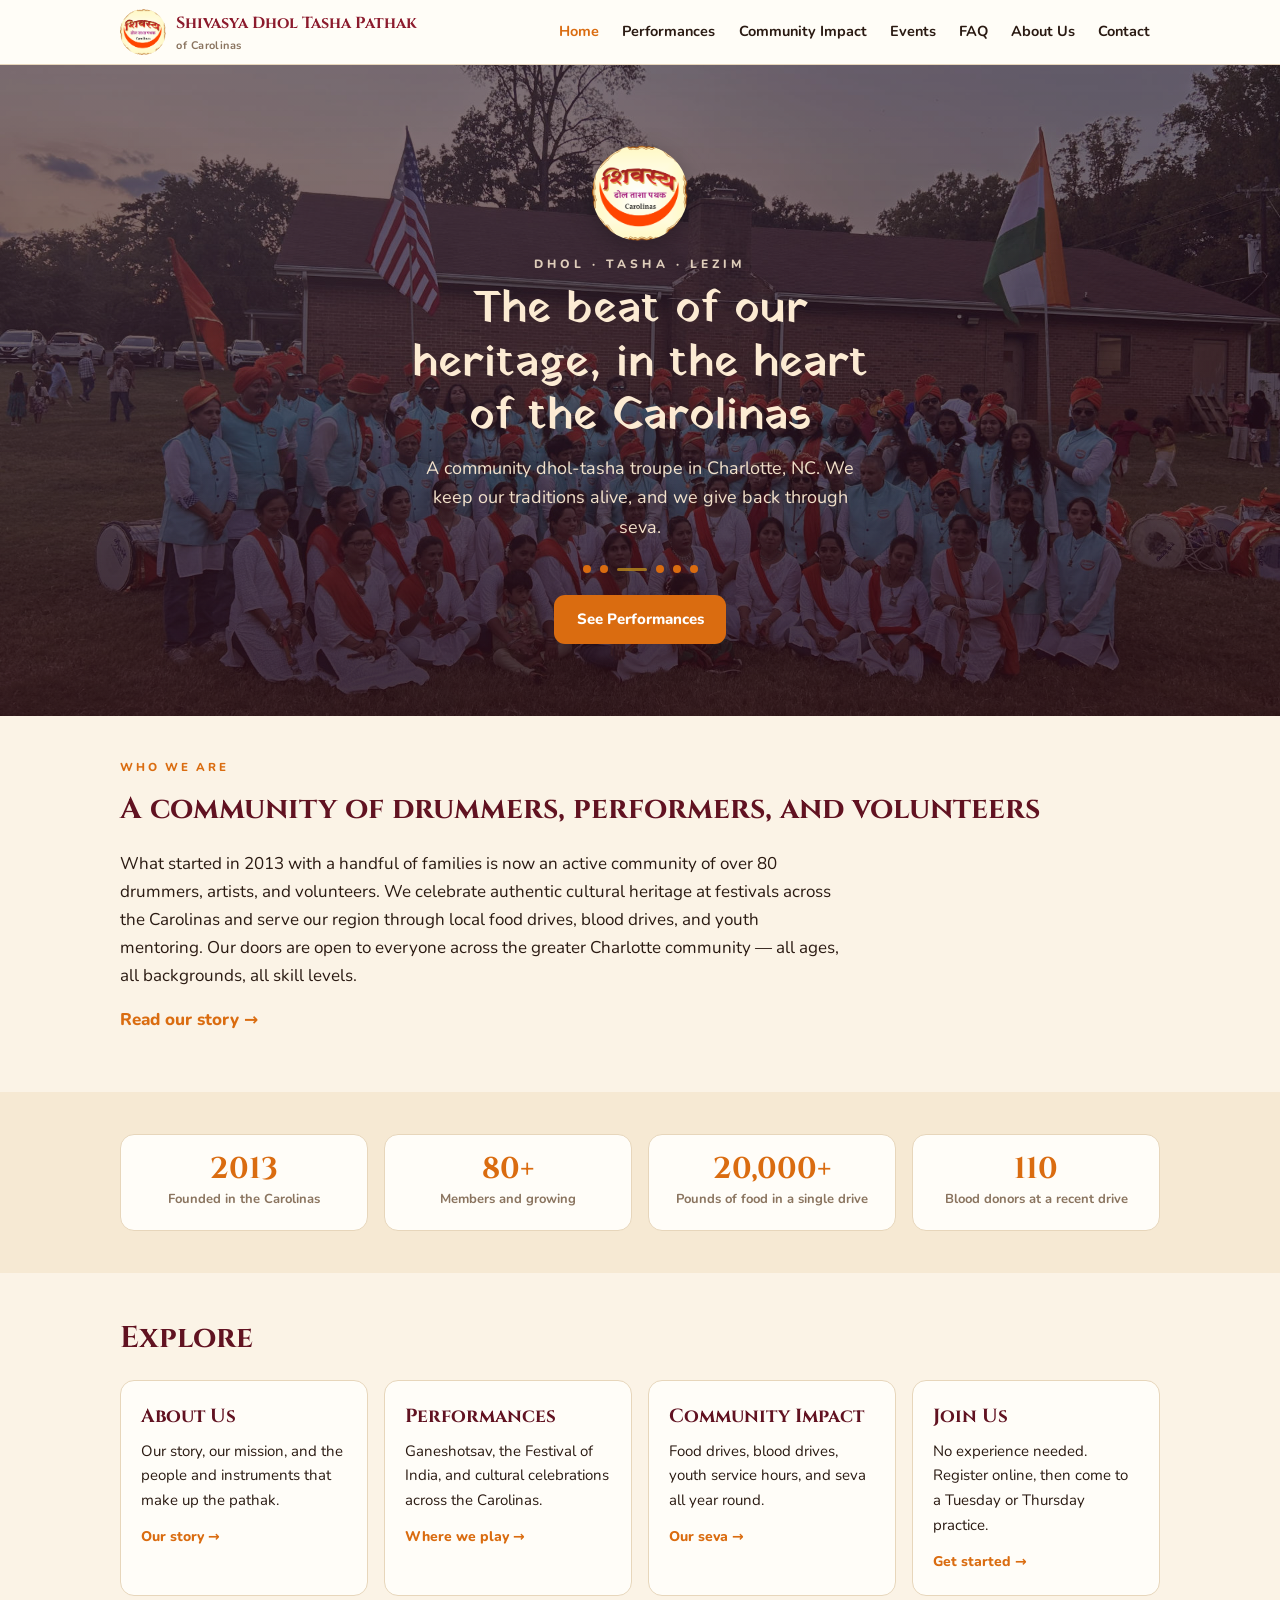
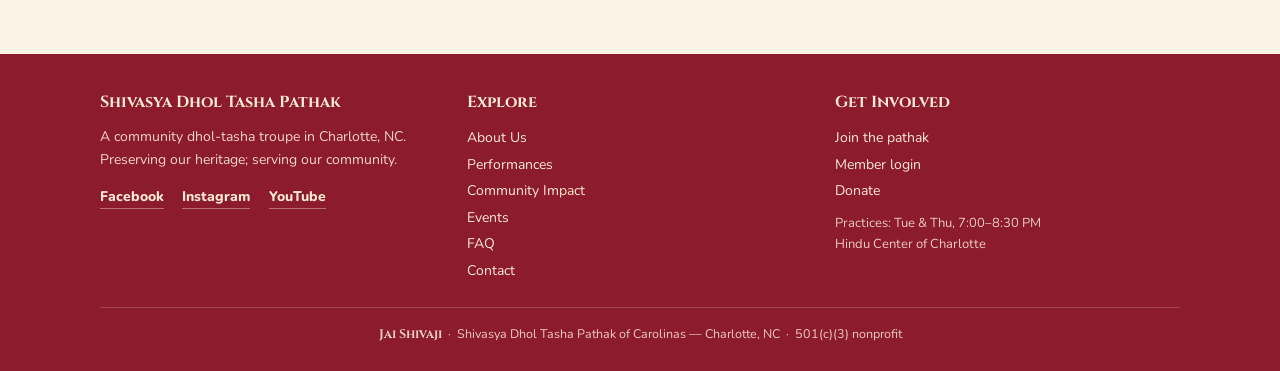
<file: index.html>
<!DOCTYPE html>
<html lang="en">
<head>
<meta charset="utf-8">
<meta name="viewport" content="width=device-width, initial-scale=1">
<title>Shivasya Dhol Tasha Pathak of Carolinas</title>
<meta name="description" content="Shivasya Dhol Tasha Pathak of Carolinas — a community dhol, tasha, and lezim troupe in Charlotte, NC. Performing our heritage and serving our community since 2013.">
<link rel="icon" href="assets/logo.png">
<link rel="preconnect" href="https://fonts.googleapis.com">
<link rel="preconnect" href="https://fonts.gstatic.com" crossorigin>
<link href="https://fonts.googleapis.com/css2?family=Cinzel:wght@500;700&family=Nunito:wght@400;600;700;800&display=swap" rel="stylesheet">
<link rel="stylesheet" href="styles.css">
</head>
<body>
<header class="site">
  <div class="nav">
    <a class="brand" href="index.html">
      <img src="assets/logo.png" alt="Shivasya logo">
      <div><b>Shivasya Dhol Tasha Pathak</b><span>of Carolinas</span></div>
    </a>
    <input type="checkbox" id="nav-toggle">
    <label class="hamburger" for="nav-toggle" aria-label="Open menu">&#9776;</label>
    <ul class="nav-links">
      <li><a href="index.html" class="active">Home</a></li>
      <li><a href="performances.html">Performances</a></li>
      <li><a href="community-impact.html">Community Impact</a></li>
      <li><a href="events.html">Events</a></li>
      <li><a href="https://attendance.shivasya.org/faq?from=web">FAQ</a></li>
      <li><a href="about.html">About Us</a></li>
      <li><a href="contact.html">Contact</a></li>
    </ul>
  </div>
</header>

<section class="hero">
  <img class="logo" src="assets/logo.png" alt="Shivasya logo">
  <div class="eyebrow">Dhol &middot; Tasha &middot; Lezim</div>
  <h1>The beat of our heritage, in the heart of the Carolinas</h1>
  <p class="lead">A community dhol-tasha troupe in Charlotte, NC. We keep our traditions alive, and we give back through seva.</p>
  <div class="beat" aria-hidden="true"><i></i><i></i><span class="b"></span><i></i><i></i><i></i></div>
  <div class="btns">
    <a class="btn btn-primary" href="performances.html">See Performances</a>
  </div>
</section>

<section>
  <div class="wrap content">
    <div class="eyebrow-dark">Who we are</div>
    <h2>A community of drummers, performers, and volunteers</h2>
    <p>What started in 2013 with a handful of families is now an active community of over 80 drummers, artists, and volunteers. We celebrate authentic cultural heritage at festivals across the Carolinas and serve our region through local food drives, blood drives, and youth mentoring. Our doors are open to everyone across the greater Charlotte community — all ages, all backgrounds, all skill levels.</p>
    <p><a href="about.html" style="font-weight:800;color:var(--saffron)">Read our story &rarr;</a></p>
  </div>
</section>

<section class="tint">
  <div class="wrap">
    <div class="stats">
      <div class="stat"><div class="n">2013</div><div class="l">Founded in the Carolinas</div></div>
      <div class="stat"><div class="n">80+</div><div class="l">Members and growing</div></div>
      <div class="stat"><div class="n">20,000+</div><div class="l">Pounds of food in a single drive</div></div>
      <div class="stat"><div class="n">110</div><div class="l">Blood donors at a recent drive</div></div>
    </div>
  </div>
</section>

<section>
  <div class="wrap">
    <h2>Explore</h2>
    <div class="grid">
      <div class="card">
        <h3>About Us</h3>
        <p>Our story, our mission, and the people and instruments that make up the pathak.</p>
        <a class="more" href="about.html">Our story &rarr;</a>
      </div>
      <div class="card">
        <h3>Performances</h3>
        <p>Ganeshotsav, the Festival of India, and cultural celebrations across the Carolinas.</p>
        <a class="more" href="performances.html">Where we play &rarr;</a>
      </div>
      <div class="card">
        <h3>Community Impact</h3>
        <p>Food drives, blood drives, youth service hours, and seva all year round.</p>
        <a class="more" href="community-impact.html">Our seva &rarr;</a>
      </div>
      <div class="card">
        <h3>Join Us</h3>
        <p>No experience needed. Register online, then come to a Tuesday or Thursday practice.</p>
        <a class="more" href="contact.html">Get started &rarr;</a>
      </div>
    </div>
  </div>
</section>

<footer class="site">
  <div class="cols">
    <div>
      <h4>Shivasya Dhol Tasha Pathak</h4>
      <p style="font-size:14px;opacity:.9;margin:0">A community dhol-tasha troupe in Charlotte, NC. Preserving our heritage; serving our community.</p>
      <p class="social" style="margin-top:.7rem">
        <a href="https://www.facebook.com/ShivasyaDholTashaPathak">Facebook</a>
        <a href="https://www.instagram.com/shivasyadholtasha/">Instagram</a>
        <a href="https://www.youtube.com/@ShivasyaDholTashaPathak">YouTube</a>
      </p>
    </div>
    <div>
      <h4>Explore</h4>
      <ul class="flinks">
        <li><a href="about.html">About Us</a></li>
        <li><a href="performances.html">Performances</a></li>
        <li><a href="community-impact.html">Community Impact</a></li>
        <li><a href="events.html">Events</a></li>
      <li><a href="https://attendance.shivasya.org/faq?from=web">FAQ</a></li>
        <li><a href="contact.html">Contact</a></li>
      </ul>
    </div>
    <div>
      <h4>Get Involved</h4>
      <ul class="flinks">
        <li><a href="contact.html">Join the pathak</a></li>
        <li><a href="https://attendance.shivasya.org">Member login</a></li>
        <li><a href="donate.html">Donate</a></li>
      </ul>
      <p style="font-size:13px;opacity:.85;margin-top:.5rem">Practices: Tue &amp; Thu, 7:00&ndash;8:30 PM<br>Hindu Center of Charlotte</p>
    </div>
  </div>
  <div class="legal"><span class="jai">Jai Shivaji</span> &nbsp;&middot;&nbsp; Shivasya Dhol Tasha Pathak of Carolinas — Charlotte, NC &nbsp;&middot;&nbsp; 501(c)(3) nonprofit</div>
</footer>
</body>
</html>
</file>
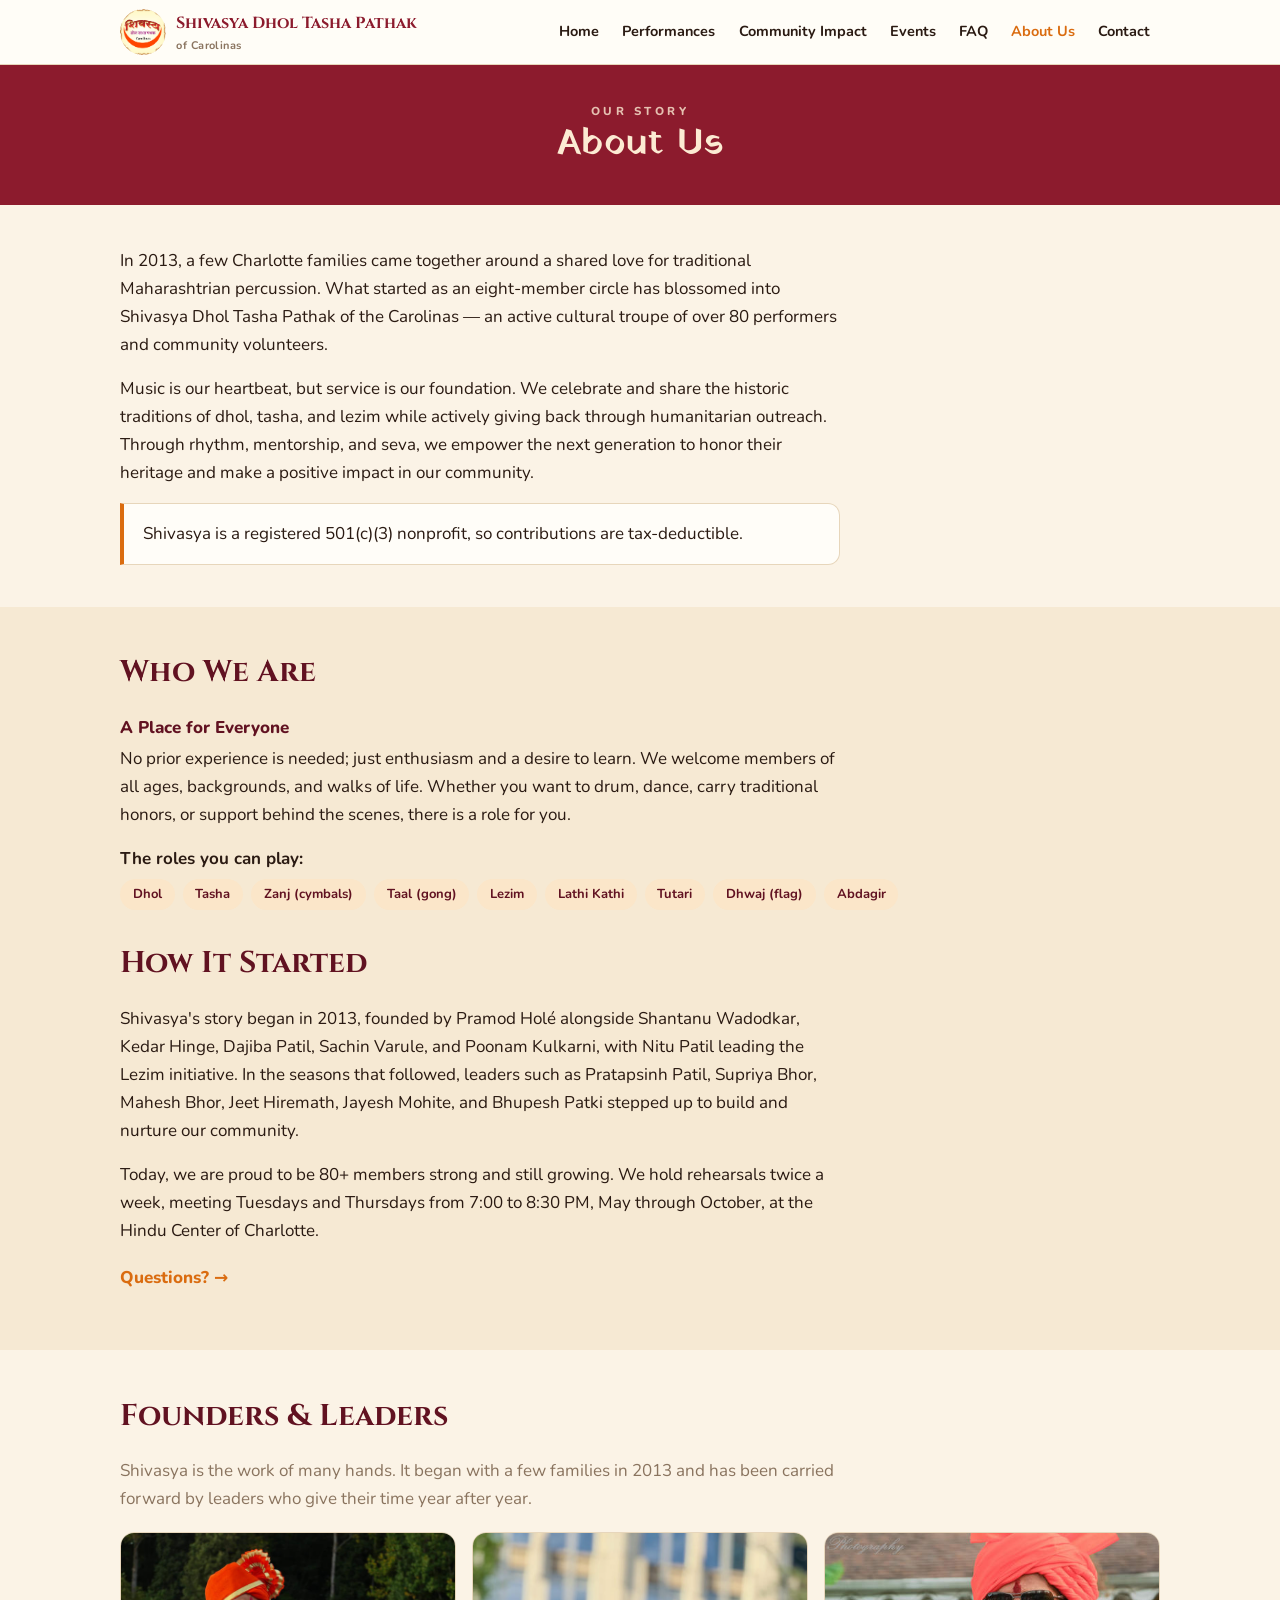
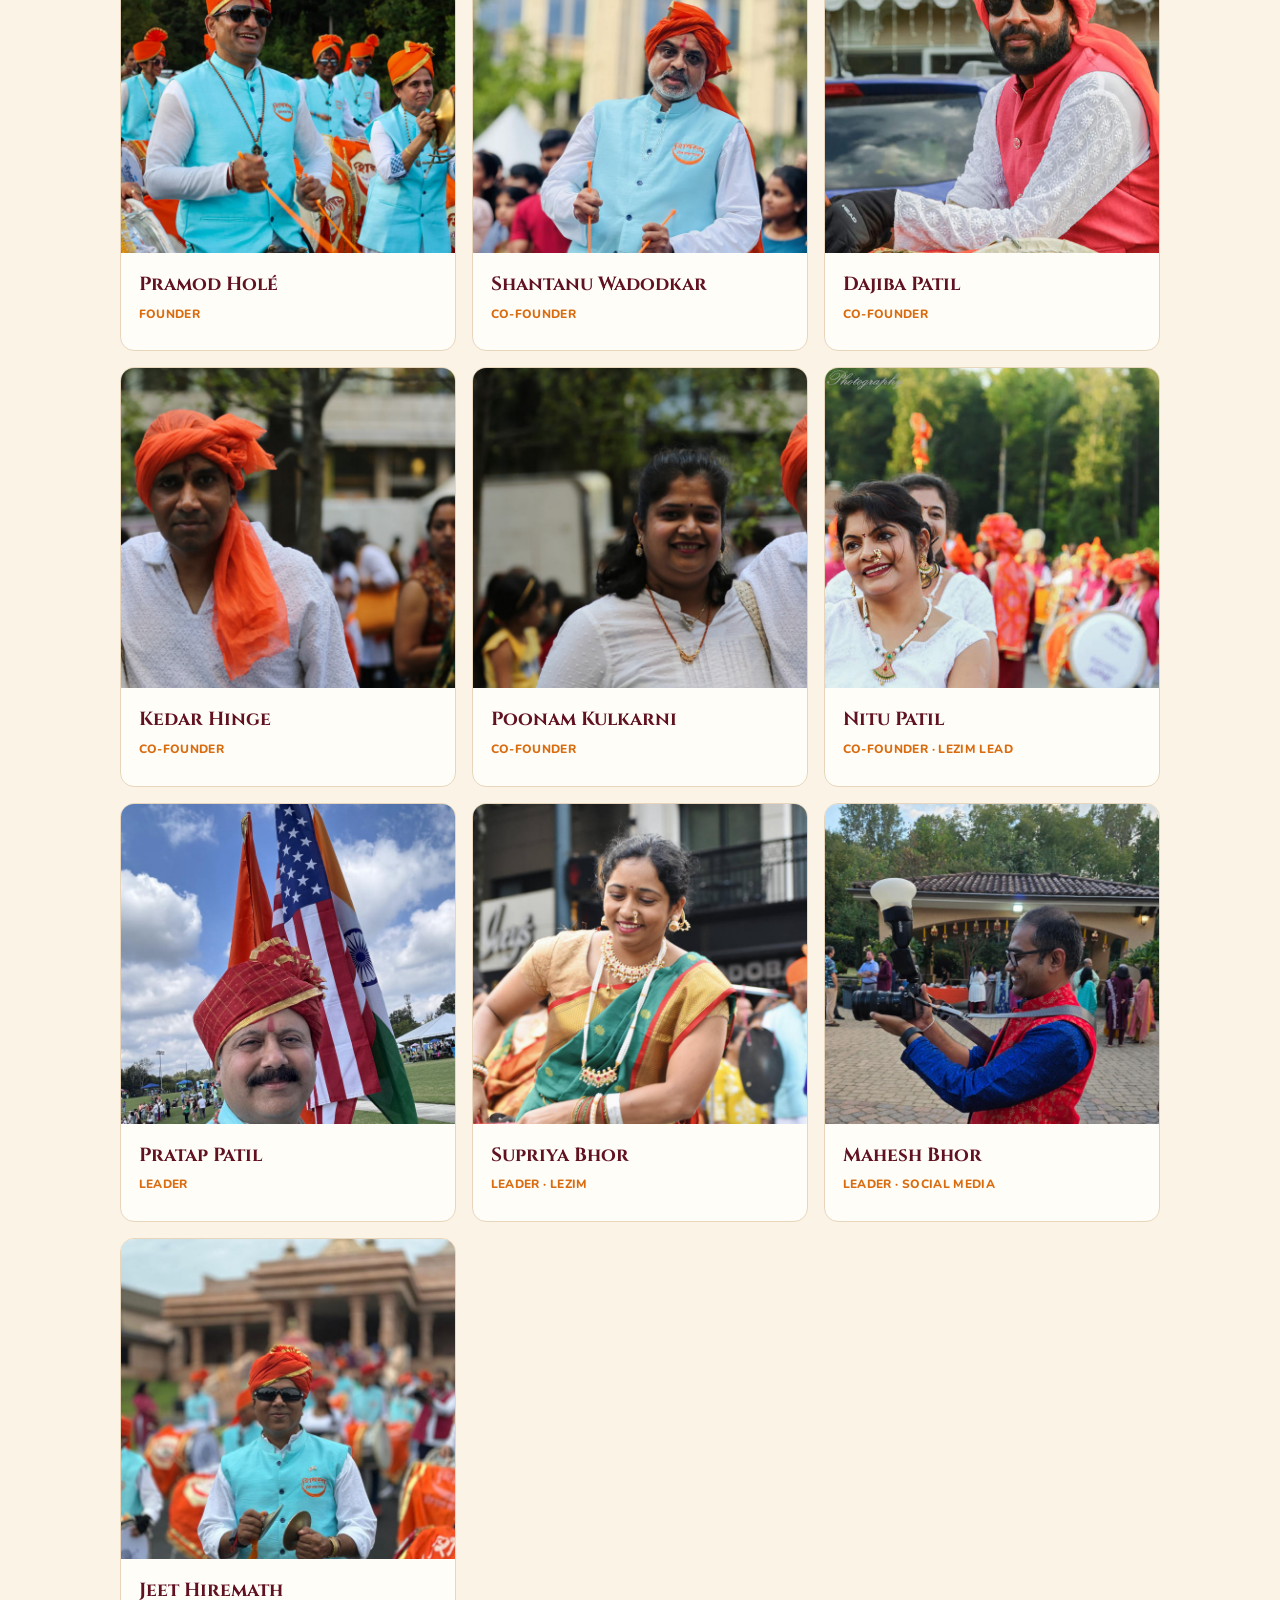
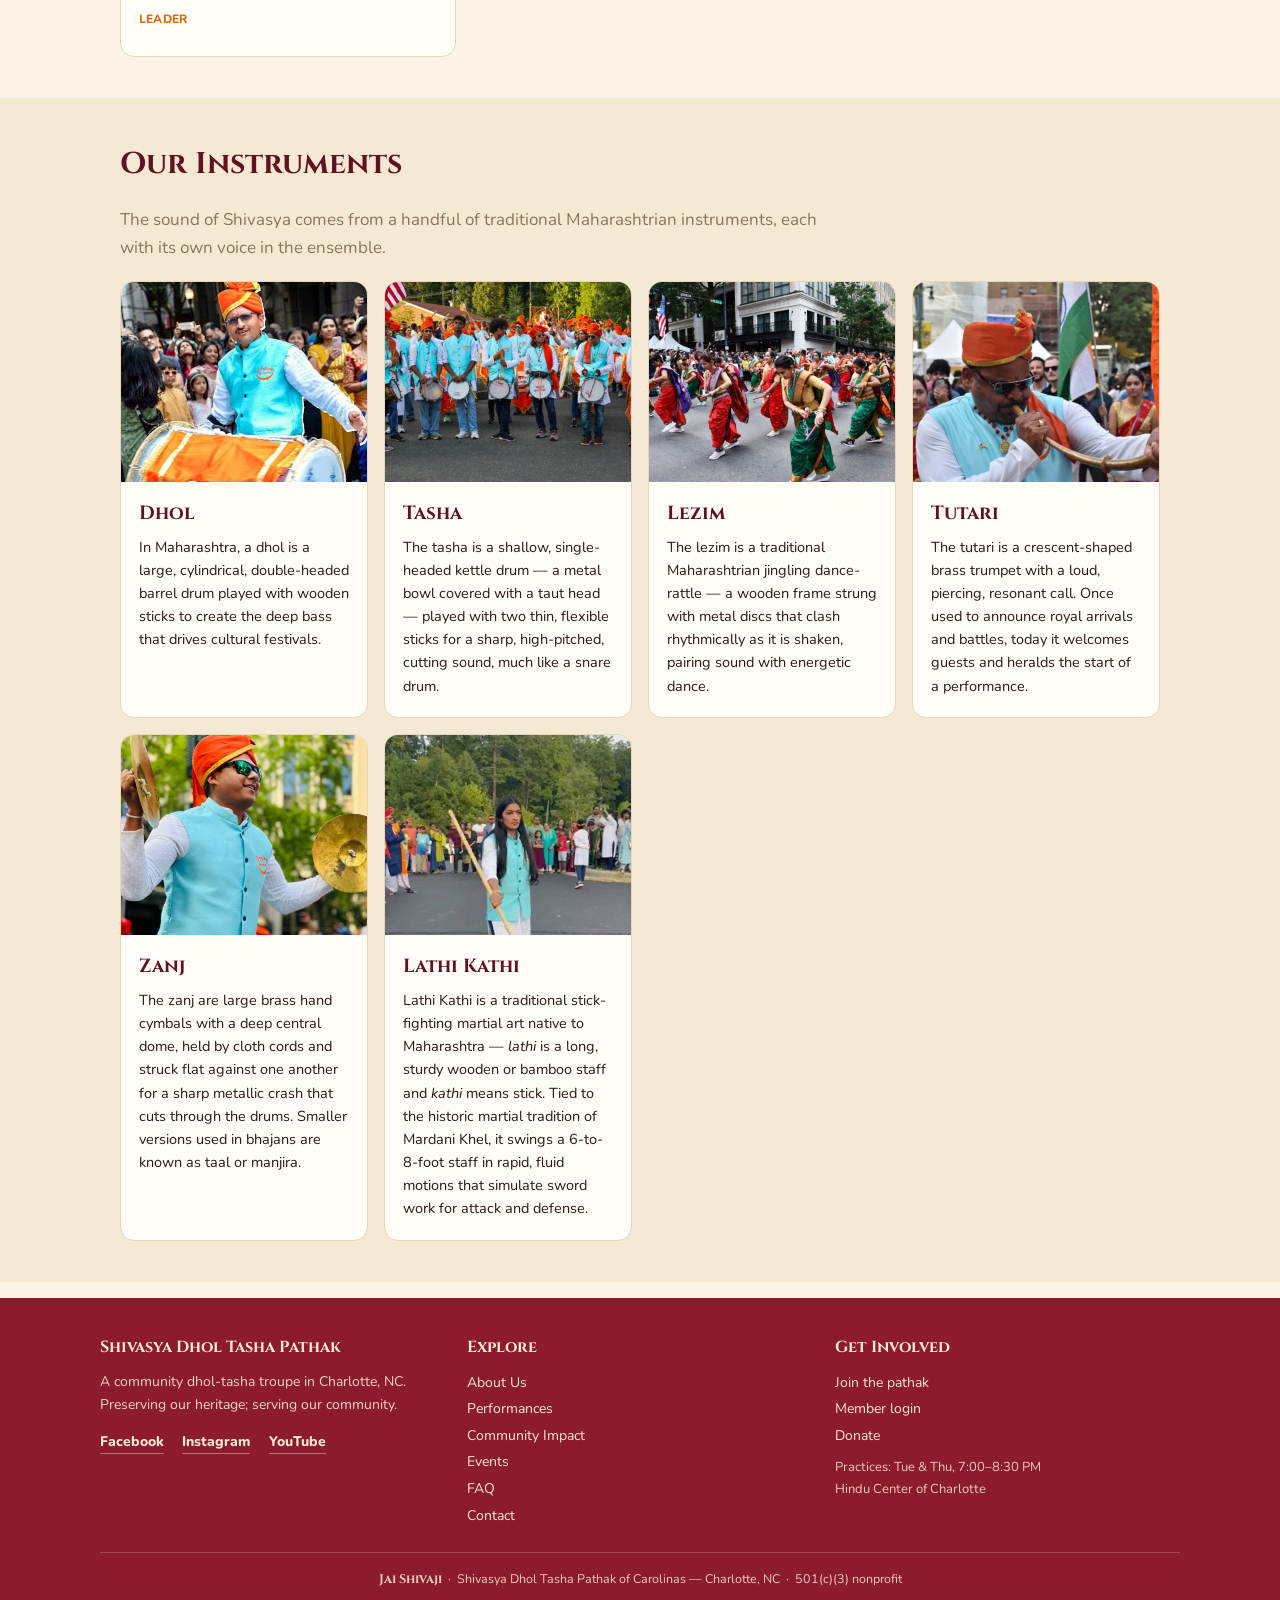
<file: about.html>
<!DOCTYPE html>
<html lang="en">
<head>
<meta charset="utf-8">
<meta name="viewport" content="width=device-width, initial-scale=1">
<title>About Us — Shivasya Dhol Tasha Pathak of Carolinas</title>
<meta name="description" content="Our story and who we are: Shivasya Dhol Tasha Pathak began in 2013 in Charlotte and is now an 80+ member crew preserving dhol, tasha, and lezim.">
<link rel="icon" href="assets/logo.png">
<link rel="preconnect" href="https://fonts.googleapis.com">
<link rel="preconnect" href="https://fonts.gstatic.com" crossorigin>
<link href="https://fonts.googleapis.com/css2?family=Cinzel:wght@500;700&family=Nunito:wght@400;600;700;800&display=swap" rel="stylesheet">
<link rel="stylesheet" href="styles.css">
</head>
<body>
<header class="site">
  <div class="nav">
    <a class="brand" href="index.html">
      <img src="assets/logo.png" alt="Shivasya logo">
      <div><b>Shivasya Dhol Tasha Pathak</b><span>of Carolinas</span></div>
    </a>
    <input type="checkbox" id="nav-toggle">
    <label class="hamburger" for="nav-toggle" aria-label="Open menu">&#9776;</label>
    <ul class="nav-links">
      <li><a href="index.html">Home</a></li>
      <li><a href="performances.html">Performances</a></li>
      <li><a href="community-impact.html">Community Impact</a></li>
      <li><a href="events.html">Events</a></li>
      <li><a href="https://attendance.shivasya.org/faq?from=web">FAQ</a></li>
      <li><a href="about.html" class="active">About Us</a></li>
      <li><a href="contact.html">Contact</a></li>
    </ul>
  </div>
</header>

<div class="page-head">
  <div class="eyebrow">Our Story</div>
  <h1>About Us</h1>
</div>

<section>
  <div class="wrap content">
    <p>In 2013, a few Charlotte families came together around a shared love for traditional Maharashtrian percussion. What started as an eight-member circle has blossomed into Shivasya Dhol Tasha Pathak of the Carolinas — an active cultural troupe of over 80 performers and community volunteers.</p>
    <p>Music is our heartbeat, but service is our foundation. We celebrate and share the historic traditions of dhol, tasha, and lezim while actively giving back through humanitarian outreach. Through rhythm, mentorship, and seva, we empower the next generation to honor their heritage and make a positive impact in our community.</p>
    <div class="callout"><p style="margin:0">Shivasya is a registered 501(c)(3) nonprofit, so contributions are tax-deductible.</p></div>
  </div>
</section>

<section class="tint">
  <div class="wrap content">
    <h2>Who We Are</h2>
    <p style="font-weight:800;color:var(--crimson-ink);margin-bottom:.2rem">A Place for Everyone</p>
    <p>No prior experience is needed; just enthusiasm and a desire to learn. We welcome members of all ages, backgrounds, and walks of life. Whether you want to drum, dance, carry traditional honors, or support behind the scenes, there is a role for you.</p>
    <p style="margin-bottom:.4rem"><strong>The roles you can play:</strong></p>
    <div class="roles">
      <span>Dhol</span><span>Tasha</span><span>Zanj (cymbals)</span><span>Taal (gong)</span><span>Lezim</span><span>Lathi Kathi</span><span>Tutari</span><span>Dhwaj (flag)</span><span>Abdagir</span>
    </div>

    <h2 style="margin-top:1.8rem">How It Started</h2>
    <p>Shivasya's story began in 2013, founded by Pramod Hol&eacute; alongside Shantanu Wadodkar, Kedar Hinge, Dajiba Patil, Sachin Varule, and Poonam Kulkarni, with Nitu Patil leading the Lezim initiative. In the seasons that followed, leaders such as Pratapsinh Patil, Supriya Bhor, Mahesh Bhor, Jeet Hiremath, Jayesh Mohite, and Bhupesh Patki stepped up to build and nurture our community.</p>
    <p>Today, we are proud to be 80+ members strong and still growing. We hold rehearsals twice a week, meeting Tuesdays and Thursdays from 7:00 to 8:30 PM, May through October, at the Hindu Center of Charlotte.</p>
    <p style="margin-top:1.2rem"><a href="contact.html" style="font-weight:800;color:var(--saffron)">Questions? &rarr;</a></p>
  </div>
</section>

<section>
  <div class="wrap">
    <h2>Founders &amp; Leaders</h2>
    <p style="color:var(--muted);max-width:var(--read)">Shivasya is the work of many hands. It began with a few families in 2013 and has been carried forward by leaders who give their time year after year.</p>
    <div class="award-grid">
      <div class="award-card">
        <img src="assets/people/pramod-hole.jpg" alt="Pramod Holé" loading="lazy">
        <div class="body"><h3>Pramod Holé</h3><p class="meta">Founder</p></div>
      </div>
      <div class="award-card">
        <img src="assets/people/shantanu-wadodkar.jpg" alt="Shantanu Wadodkar" loading="lazy">
        <div class="body"><h3>Shantanu Wadodkar</h3><p class="meta">Co-founder</p></div>
      </div>
      <div class="award-card">
        <img src="assets/people/dajiba-patil.jpg" alt="Dajiba Patil" loading="lazy">
        <div class="body"><h3>Dajiba Patil</h3><p class="meta">Co-founder</p></div>
      </div>
      <div class="award-card">
        <img src="assets/people/kedar-hinge.jpg" alt="Kedar Hinge" loading="lazy">
        <div class="body"><h3>Kedar Hinge</h3><p class="meta">Co-founder</p></div>
      </div>
      <div class="award-card">
        <img src="assets/people/poonam-kulkarni.jpg" alt="Poonam Kulkarni" loading="lazy">
        <div class="body"><h3>Poonam Kulkarni</h3><p class="meta">Co-founder</p></div>
      </div>
      <div class="award-card">
        <img src="assets/people/nitu-patil.jpg" alt="Nitu Patil" loading="lazy">
        <div class="body"><h3>Nitu Patil</h3><p class="meta">Co-founder &middot; Lezim lead</p></div>
      </div>
      <div class="award-card">
        <img src="assets/people/pratap-patil.jpg" alt="Pratap Patil" loading="lazy">
        <div class="body"><h3>Pratap Patil</h3><p class="meta">Leader</p></div>
      </div>
      <div class="award-card">
        <img src="assets/people/supriya-bhor.jpg" alt="Supriya Bhor" loading="lazy">
        <div class="body"><h3>Supriya Bhor</h3><p class="meta">Leader &middot; Lezim</p></div>
      </div>
      <div class="award-card">
        <img src="assets/people/mahesh-bhor.jpg" alt="Mahesh Bhor" loading="lazy">
        <div class="body"><h3>Mahesh Bhor</h3><p class="meta">Leader &middot; Social Media</p></div>
      </div>
      <div class="award-card">
        <img src="assets/people/jeet-hiremat.jpg" alt="Jeet Hiremath" loading="lazy">
        <div class="body"><h3>Jeet Hiremath</h3><p class="meta">Leader</p></div>
      </div>
    </div>
  </div>
</section>

<section class="tint">
  <div class="wrap">
    <h2>Our Instruments</h2>
    <p style="color:var(--muted);max-width:var(--read)">The sound of Shivasya comes from a handful of traditional Maharashtrian instruments, each with its own voice in the ensemble.</p>
    <div class="inst-grid">
      <div class="inst-card">
        <img src="assets/instruments/dhol.jpg" alt="Dhol" loading="lazy" style="object-position:center 14%">
        <div class="inst-body">
          <h3>Dhol</h3>
          <p>In Maharashtra, a dhol is a large, cylindrical, double-headed barrel drum played with wooden sticks to create the deep bass that drives cultural festivals.</p>
        </div>
      </div>
      <div class="inst-card">
        <img src="assets/instruments/tasha.jpg" alt="Tasha" loading="lazy">
        <div class="inst-body">
          <h3>Tasha</h3>
          <p>The tasha is a shallow, single-headed kettle drum &mdash; a metal bowl covered with a taut head &mdash; played with two thin, flexible sticks for a sharp, high-pitched, cutting sound, much like a snare drum.</p>
        </div>
      </div>
      <div class="inst-card">
        <img src="assets/instruments/lezim.jpg" alt="Lezim" loading="lazy">
        <div class="inst-body">
          <h3>Lezim</h3>
          <p>The lezim is a traditional Maharashtrian jingling dance-rattle &mdash; a wooden frame strung with metal discs that clash rhythmically as it is shaken, pairing sound with energetic dance.</p>
        </div>
      </div>
      <div class="inst-card">
        <img src="assets/instruments/tutari.jpg" alt="Tutari" loading="lazy">
        <div class="inst-body">
          <h3>Tutari</h3>
          <p>The tutari is a crescent-shaped brass trumpet with a loud, piercing, resonant call. Once used to announce royal arrivals and battles, today it welcomes guests and heralds the start of a performance.</p>
        </div>
      </div>
      <div class="inst-card">
        <img src="assets/instruments/zanj.jpg" alt="Zanj" loading="lazy" style="object-position:center 16%">
        <div class="inst-body">
          <h3>Zanj</h3>
          <p>The zanj are large brass hand cymbals with a deep central dome, held by cloth cords and struck flat against one another for a sharp metallic crash that cuts through the drums. Smaller versions used in bhajans are known as taal or manjira.</p>
        </div>
      </div>
      <div class="inst-card">
        <img src="assets/instruments/lathi-kathi.jpg" alt="Lathi Kathi" loading="lazy">
        <div class="inst-body">
          <h3>Lathi Kathi</h3>
          <p>Lathi Kathi is a traditional stick-fighting martial art native to Maharashtra &mdash; <em>lathi</em> is a long, sturdy wooden or bamboo staff and <em>kathi</em> means stick. Tied to the historic martial tradition of Mardani Khel, it swings a 6-to-8-foot staff in rapid, fluid motions that simulate sword work for attack and defense.</p>
        </div>
      </div>
    </div>
  </div>
</section>

<footer class="site">
  <div class="cols">
    <div>
      <h4>Shivasya Dhol Tasha Pathak</h4>
      <p style="font-size:14px;opacity:.9;margin:0">A community dhol-tasha troupe in Charlotte, NC. Preserving our heritage; serving our community.</p>
      <p class="social" style="margin-top:.7rem">
        <a href="https://www.facebook.com/ShivasyaDholTashaPathak">Facebook</a>
        <a href="https://www.instagram.com/shivasyadholtasha/">Instagram</a>
        <a href="https://www.youtube.com/@ShivasyaDholTashaPathak">YouTube</a>
      </p>
    </div>
    <div>
      <h4>Explore</h4>
      <ul class="flinks">
        <li><a href="about.html">About Us</a></li>
        <li><a href="performances.html">Performances</a></li>
        <li><a href="community-impact.html">Community Impact</a></li>
        <li><a href="events.html">Events</a></li>
        <li><a href="https://attendance.shivasya.org/faq?from=web">FAQ</a></li>
        <li><a href="contact.html">Contact</a></li>
      </ul>
    </div>
    <div>
      <h4>Get Involved</h4>
      <ul class="flinks">
        <li><a href="contact.html">Join the pathak</a></li>
        <li><a href="https://attendance.shivasya.org">Member login</a></li>
        <li><a href="donate.html">Donate</a></li>
      </ul>
      <p style="font-size:13px;opacity:.85;margin-top:.5rem">Practices: Tue &amp; Thu, 7:00&ndash;8:30 PM<br>Hindu Center of Charlotte</p>
    </div>
  </div>
  <div class="legal"><span class="jai">Jai Shivaji</span> &nbsp;&middot;&nbsp; Shivasya Dhol Tasha Pathak of Carolinas — Charlotte, NC &nbsp;&middot;&nbsp; 501(c)(3) nonprofit</div>
</footer>
</body>
</html>
</file>
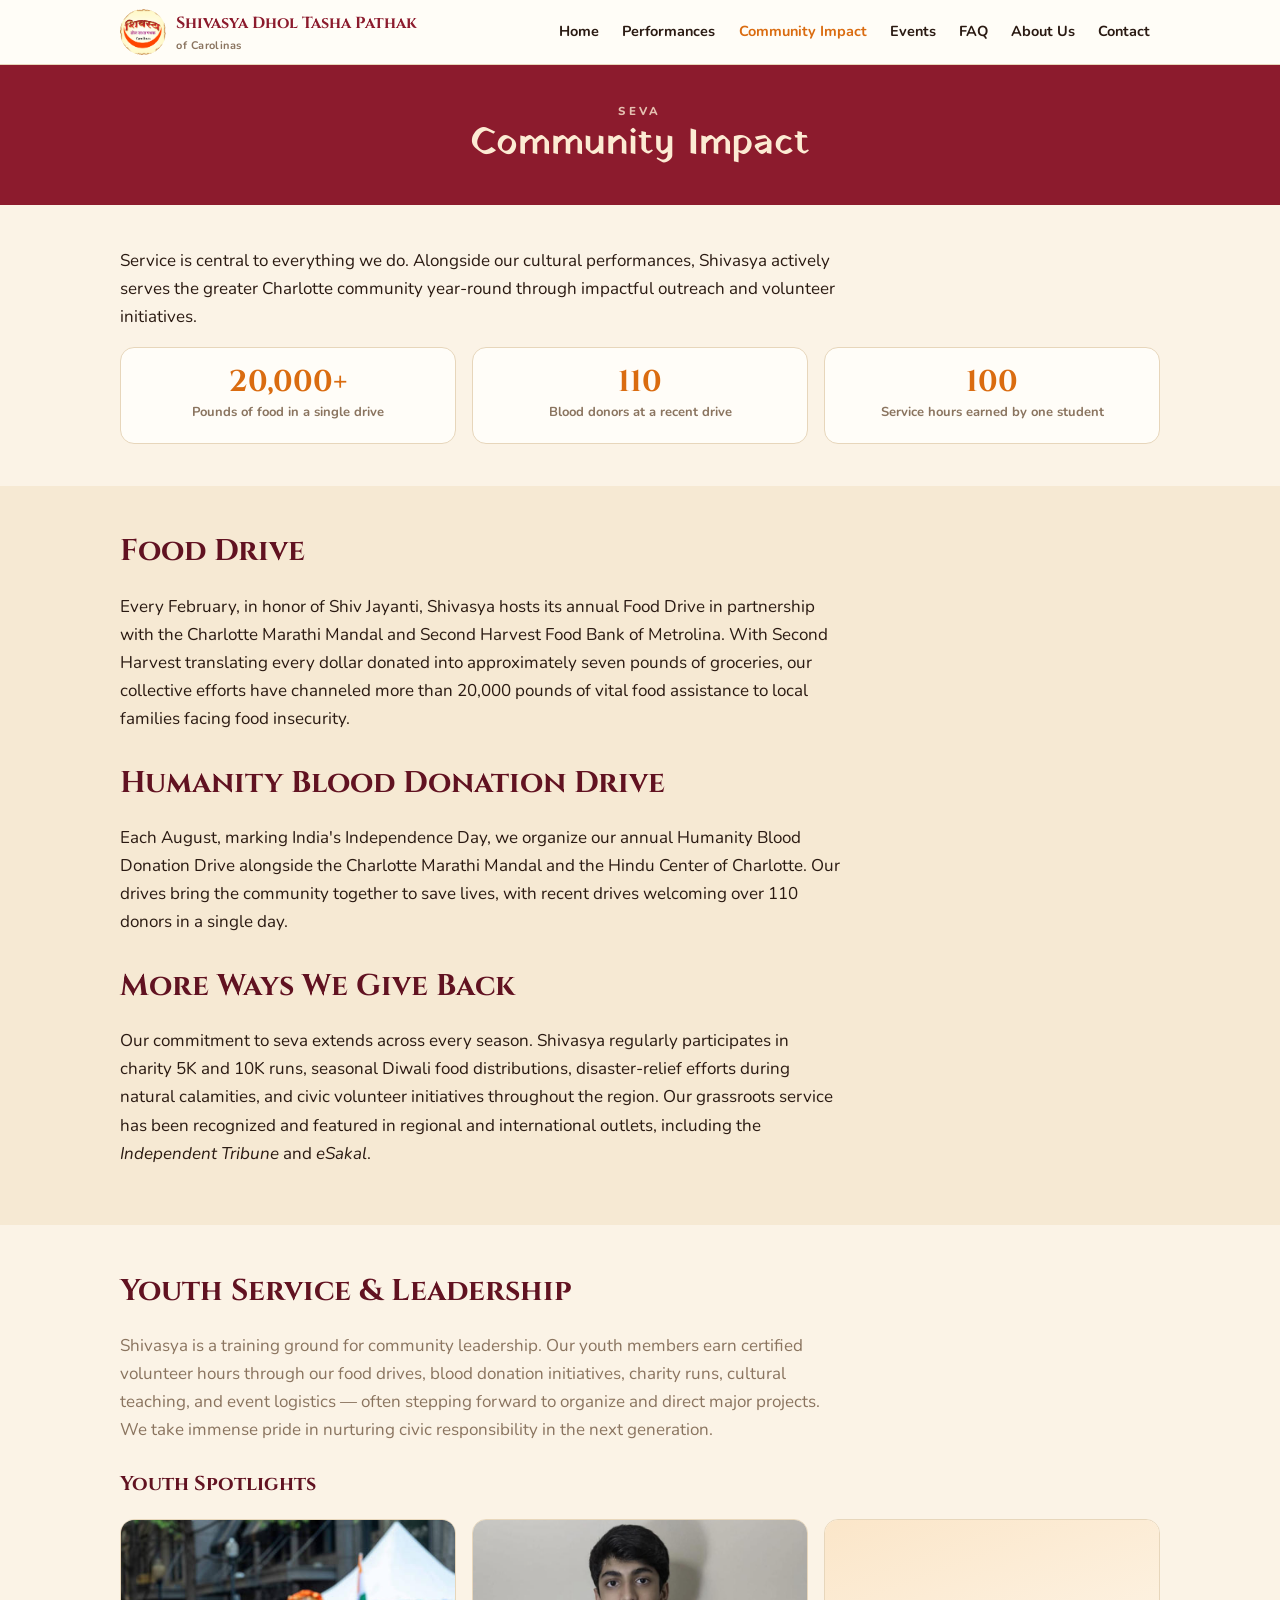
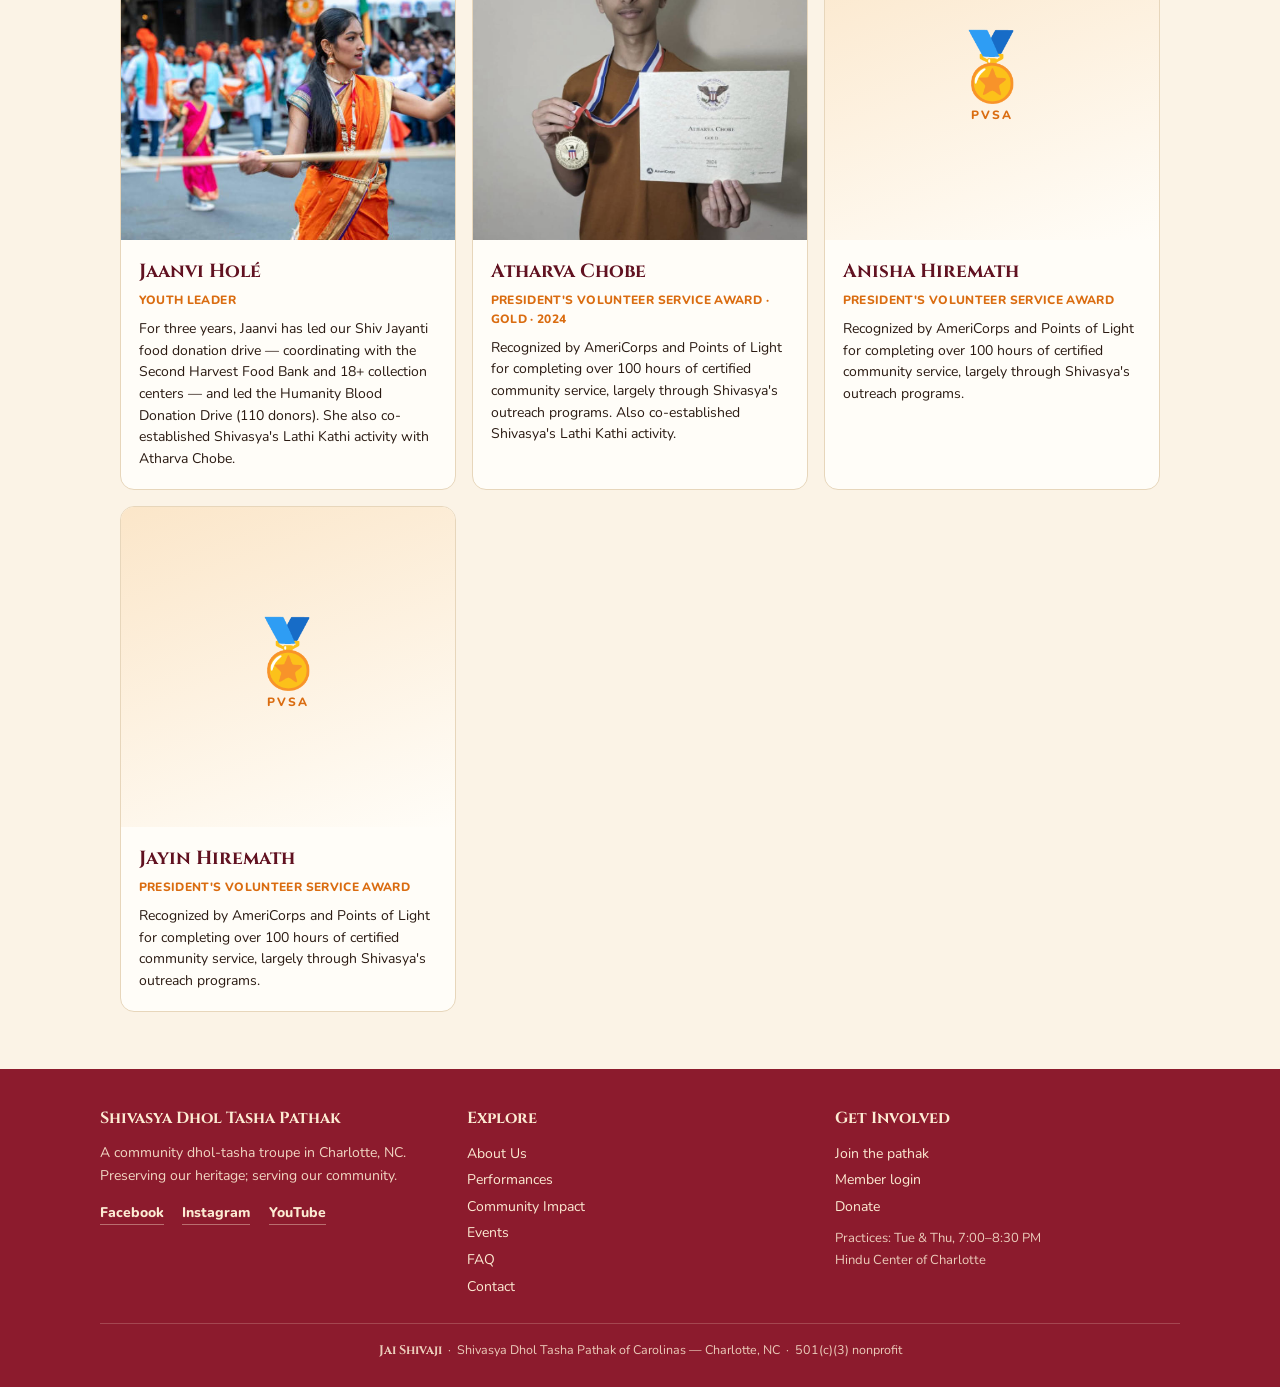
<file: community-impact.html>
<!DOCTYPE html>
<html lang="en">
<head>
<meta charset="utf-8">
<meta name="viewport" content="width=device-width, initial-scale=1">
<title>Community Impact — Shivasya Dhol Tasha Pathak of Carolinas</title>
<meta name="description" content="Seva at Shivasya: annual food drives, a Humanity Blood Donation Drive, charity runs, and youth service hours.">
<link rel="icon" href="assets/logo.png">
<link rel="preconnect" href="https://fonts.googleapis.com">
<link rel="preconnect" href="https://fonts.gstatic.com" crossorigin>
<link href="https://fonts.googleapis.com/css2?family=Cinzel:wght@500;700&family=Nunito:wght@400;600;700;800&display=swap" rel="stylesheet">
<link rel="stylesheet" href="styles.css">
</head>
<body>
<header class="site">
  <div class="nav">
    <a class="brand" href="index.html">
      <img src="assets/logo.png" alt="Shivasya logo">
      <div><b>Shivasya Dhol Tasha Pathak</b><span>of Carolinas</span></div>
    </a>
    <input type="checkbox" id="nav-toggle">
    <label class="hamburger" for="nav-toggle" aria-label="Open menu">&#9776;</label>
    <ul class="nav-links">
      <li><a href="index.html">Home</a></li>
      <li><a href="performances.html">Performances</a></li>
      <li><a href="community-impact.html" class="active">Community Impact</a></li>
      <li><a href="events.html">Events</a></li>
      <li><a href="https://attendance.shivasya.org/faq?from=web">FAQ</a></li>
      <li><a href="about.html">About Us</a></li>
      <li><a href="contact.html">Contact</a></li>
    </ul>
  </div>
</header>

<div class="page-head">
  <div class="eyebrow">Seva</div>
  <h1>Community Impact</h1>
</div>

<section>
  <div class="wrap content">
    <p>Service is central to everything we do. Alongside our cultural performances, Shivasya actively serves the greater Charlotte community year-round through impactful outreach and volunteer initiatives.</p>
  </div>
  <div class="wrap" style="margin-top:.5rem">
    <div class="stats">
      <div class="stat"><div class="n">20,000+</div><div class="l">Pounds of food in a single drive</div></div>
      <div class="stat"><div class="n">110</div><div class="l">Blood donors at a recent drive</div></div>
      <div class="stat"><div class="n">100</div><div class="l">Service hours earned by one student</div></div>
    </div>
  </div>
</section>

<section class="tint">
  <div class="wrap content">
    <h2>Food Drive</h2>
    <p>Every February, in honor of Shiv Jayanti, Shivasya hosts its annual Food Drive in partnership with the Charlotte Marathi Mandal and Second Harvest Food Bank of Metrolina. With Second Harvest translating every dollar donated into approximately seven pounds of groceries, our collective efforts have channeled more than 20,000 pounds of vital food assistance to local families facing food insecurity.</p>
    <h2 style="margin-top:1.6rem">Humanity Blood Donation Drive</h2>
    <p>Each August, marking India's Independence Day, we organize our annual Humanity Blood Donation Drive alongside the Charlotte Marathi Mandal and the Hindu Center of Charlotte. Our drives bring the community together to save lives, with recent drives welcoming over 110 donors in a single day.</p>
    <h2 style="margin-top:1.6rem">More Ways We Give Back</h2>
    <p>Our commitment to seva extends across every season. Shivasya regularly participates in charity 5K and 10K runs, seasonal Diwali food distributions, disaster-relief efforts during natural calamities, and civic volunteer initiatives throughout the region. Our grassroots service has been recognized and featured in regional and international outlets, including the <em>Independent Tribune</em> and <em>eSakal</em>.</p>
  </div>
</section>

<section>
  <div class="wrap">
    <h2>Youth Service &amp; Leadership</h2>
    <p style="color:var(--muted);max-width:var(--read)">Shivasya is a training ground for community leadership. Our youth members earn certified volunteer hours through our food drives, blood donation initiatives, charity runs, cultural teaching, and event logistics &mdash; often stepping forward to organize and direct major projects. We take immense pride in nurturing civic responsibility in the next generation.</p>
    <h3 style="font-family:var(--serif);color:var(--crimson-ink);font-size:20px;margin:1.4rem 0 .2rem">Youth Spotlights</h3>
    <div class="award-grid">
      <div class="award-card">
        <img src="assets/people/jaanvi-hole.jpg" alt="Jaanvi Holé" loading="lazy">
        <div class="body">
          <h3>Jaanvi Holé</h3>
          <p class="meta">Youth Leader</p>
          <p>For three years, Jaanvi has led our Shiv Jayanti food donation drive &mdash; coordinating with the Second Harvest Food Bank and 18+ collection centers &mdash; and led the Humanity Blood Donation Drive (110 donors). She also co-established Shivasya's Lathi Kathi activity with Atharva Chobe.</p>
        </div>
      </div>
      <div class="award-card">
        <img src="assets/awards/atharva-chobe-2024.jpg" alt="Atharva Chobe with the President's Volunteer Service Award" loading="lazy">
        <div class="body">
          <h3>Atharva Chobe</h3>
          <p class="meta">President's Volunteer Service Award &middot; Gold &middot; 2024</p>
          <p>Recognized by AmeriCorps and Points of Light for completing over 100 hours of certified community service, largely through Shivasya's outreach programs. Also co-established Shivasya's Lathi Kathi activity.</p>
        </div>
      </div>
      <div class="award-card">
        <div class="emblem"><span class="ribbon">&#127941;</span><span class="lbl">PVSA</span></div>
        <div class="body">
          <h3>Anisha Hiremath</h3>
          <p class="meta">President's Volunteer Service Award</p>
          <p>Recognized by AmeriCorps and Points of Light for completing over 100 hours of certified community service, largely through Shivasya's outreach programs.</p>
        </div>
      </div>
      <div class="award-card">
        <div class="emblem"><span class="ribbon">&#127941;</span><span class="lbl">PVSA</span></div>
        <div class="body">
          <h3>Jayin Hiremath</h3>
          <p class="meta">President's Volunteer Service Award</p>
          <p>Recognized by AmeriCorps and Points of Light for completing over 100 hours of certified community service, largely through Shivasya's outreach programs.</p>
        </div>
      </div>
    </div>
  </div>
</section>

<footer class="site">
  <div class="cols">
    <div>
      <h4>Shivasya Dhol Tasha Pathak</h4>
      <p style="font-size:14px;opacity:.9;margin:0">A community dhol-tasha troupe in Charlotte, NC. Preserving our heritage; serving our community.</p>
      <p class="social" style="margin-top:.7rem">
        <a href="https://www.facebook.com/ShivasyaDholTashaPathak">Facebook</a>
        <a href="https://www.instagram.com/shivasyadholtasha/">Instagram</a>
        <a href="https://www.youtube.com/@ShivasyaDholTashaPathak">YouTube</a>
      </p>
    </div>
    <div>
      <h4>Explore</h4>
      <ul class="flinks">
        <li><a href="about.html">About Us</a></li>
        <li><a href="performances.html">Performances</a></li>
        <li><a href="community-impact.html">Community Impact</a></li>
        <li><a href="events.html">Events</a></li>
      <li><a href="https://attendance.shivasya.org/faq?from=web">FAQ</a></li>
        <li><a href="contact.html">Contact</a></li>
      </ul>
    </div>
    <div>
      <h4>Get Involved</h4>
      <ul class="flinks">
        <li><a href="contact.html">Join the pathak</a></li>
        <li><a href="https://attendance.shivasya.org">Member login</a></li>
        <li><a href="donate.html">Donate</a></li>
      </ul>
      <p style="font-size:13px;opacity:.85;margin-top:.5rem">Practices: Tue &amp; Thu, 7:00&ndash;8:30 PM<br>Hindu Center of Charlotte</p>
    </div>
  </div>
  <div class="legal"><span class="jai">Jai Shivaji</span> &nbsp;&middot;&nbsp; Shivasya Dhol Tasha Pathak of Carolinas — Charlotte, NC &nbsp;&middot;&nbsp; 501(c)(3) nonprofit</div>
</footer>
</body>
</html>
</file>
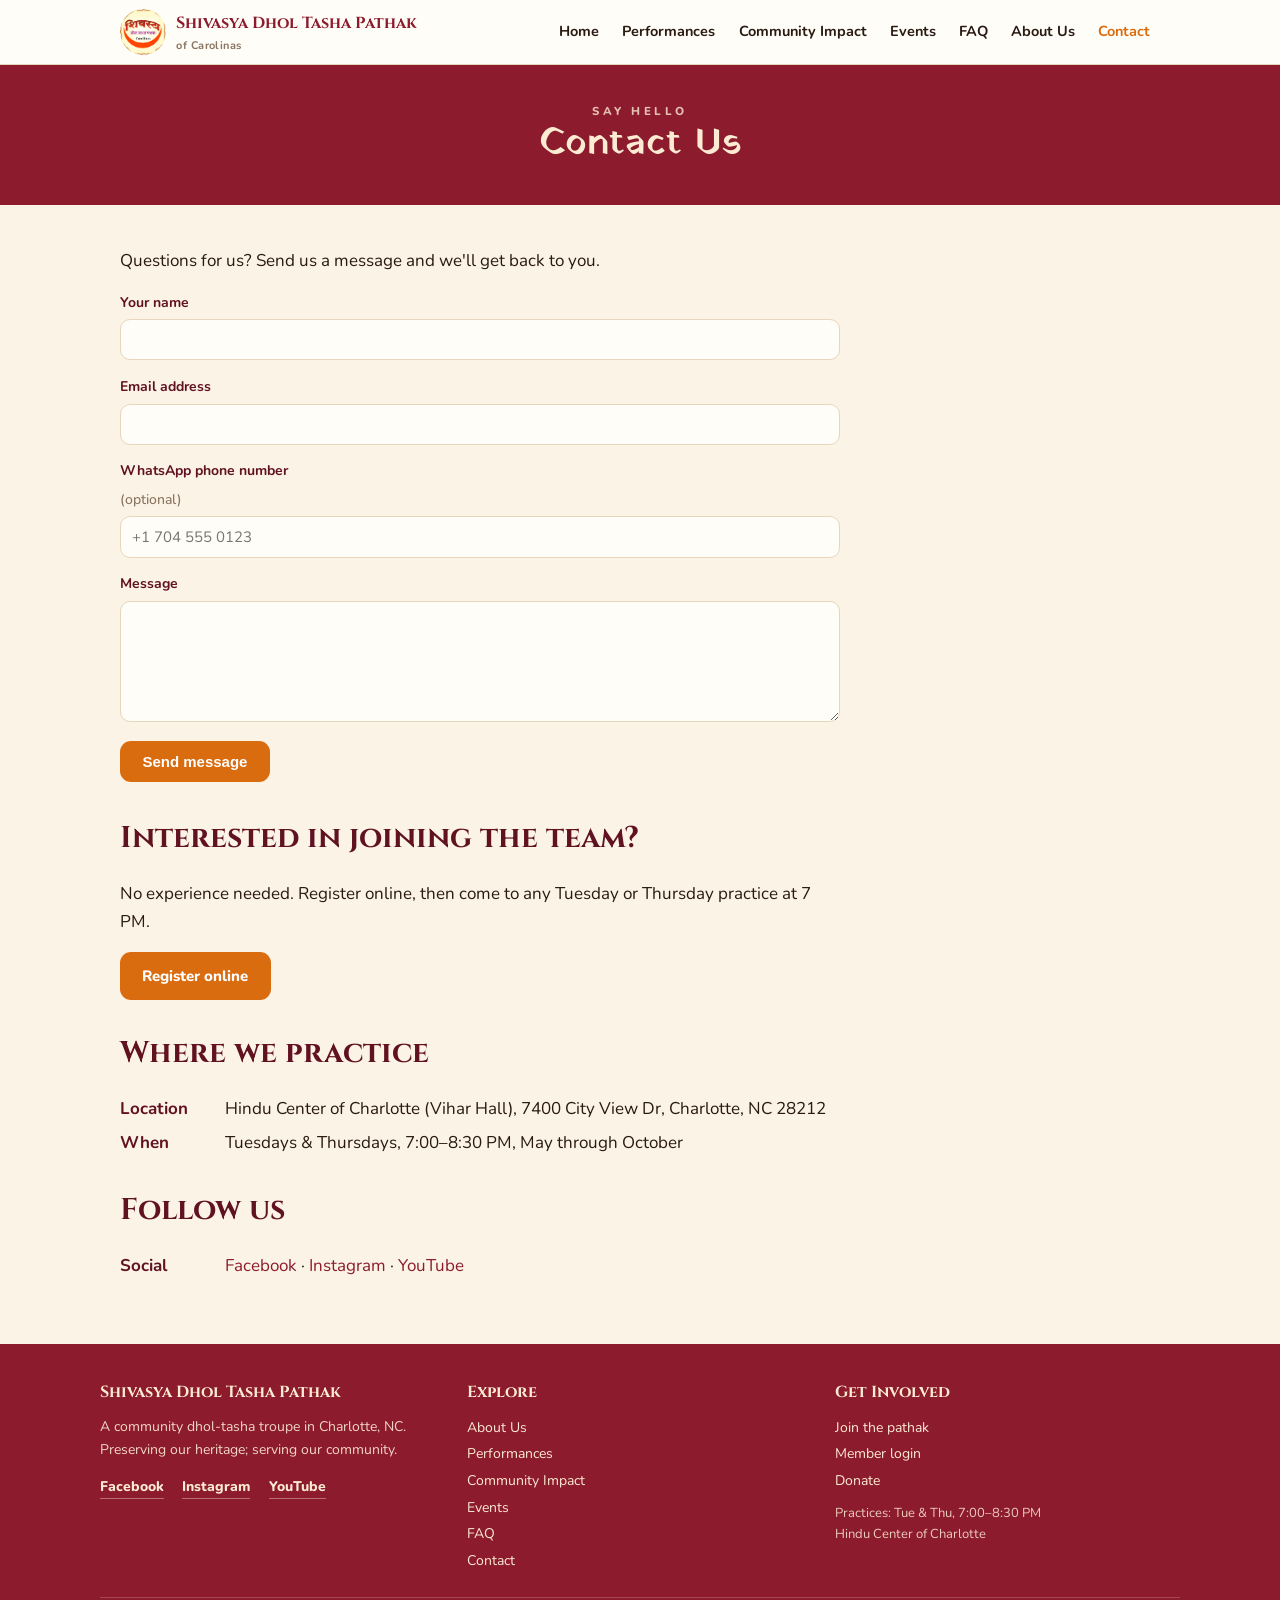
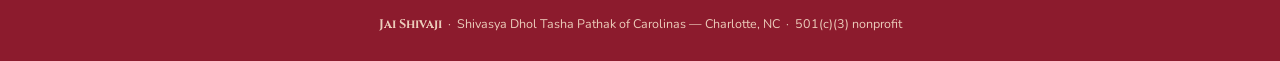
<file: contact.html>
<!DOCTYPE html>
<html lang="en">
<head>
<meta charset="utf-8">
<meta name="viewport" content="width=device-width, initial-scale=1">
<title>Contact Us — Shivasya Dhol Tasha Pathak of Carolinas</title>
<meta name="description" content="Get in touch with Shivasya Dhol Tasha Pathak of Carolinas — join the team, book us for an event, or send us a message.">
<link rel="icon" href="assets/logo.png">
<link rel="preconnect" href="https://fonts.googleapis.com">
<link rel="preconnect" href="https://fonts.gstatic.com" crossorigin>
<link href="https://fonts.googleapis.com/css2?family=Cinzel:wght@500;700&family=Nunito:wght@400;600;700;800&display=swap" rel="stylesheet">
<link rel="stylesheet" href="styles.css">
</head>
<body>
<header class="site">
  <div class="nav">
    <a class="brand" href="index.html">
      <img src="assets/logo.png" alt="Shivasya logo">
      <div><b>Shivasya Dhol Tasha Pathak</b><span>of Carolinas</span></div>
    </a>
    <input type="checkbox" id="nav-toggle">
    <label class="hamburger" for="nav-toggle" aria-label="Open menu">&#9776;</label>
    <ul class="nav-links">
      <li><a href="index.html">Home</a></li>
      <li><a href="performances.html">Performances</a></li>
      <li><a href="community-impact.html">Community Impact</a></li>
      <li><a href="events.html">Events</a></li>
      <li><a href="https://attendance.shivasya.org/faq?from=web">FAQ</a></li>
      <li><a href="about.html">About Us</a></li>
      <li><a href="contact.html" class="active">Contact</a></li>
    </ul>
  </div>
</header>

<div class="page-head">
  <div class="eyebrow">Say Hello</div>
  <h1>Contact Us</h1>
</div>

<section>
  <div class="wrap content">
    <p>Questions for us? Send us a message and we'll get back to you.</p>

    <div id="form-wrap">
      <form id="contactForm" class="contact-form" action="https://formsubmit.co/shivasyadholtasha@gmail.com" method="POST">
        <input type="hidden" name="_subject" value="New message from shivasya.org">
        <input type="hidden" name="_template" value="table">
        <input type="text" name="_honey" style="display:none">
        <label>Your name
          <input type="text" name="name" required>
        </label>
        <label>Email address
          <input type="email" name="email" required>
        </label>
        <label>WhatsApp phone number <span class="opt">(optional)</span>
          <input type="tel" name="whatsapp" placeholder="+1 704 555 0123">
        </label>
        <label>Message
          <textarea name="message" rows="5" required></textarea>
        </label>
        <p id="form-error" hidden style="color:var(--crimson);font-weight:700;margin:0">Something went wrong — please try again, or email us at shivasyadholtasha@gmail.com.</p>
        <button type="submit" class="btn btn-primary" style="color:#fff">Send message</button>
      </form>
    </div>

    <h2 style="margin-top:2rem">Interested in joining the team?</h2>
    <p>No experience needed. Register online, then come to any Tuesday or Thursday practice at 7 PM.</p>
    <p><a class="btn btn-primary" style="color:#fff" href="https://attendance.shivasya.org">Register online</a></p>

    <h2 style="margin-top:1.8rem">Where we practice</h2>
    <div class="detail"><b>Location</b><span>Hindu Center of Charlotte (Vihar Hall), 7400 City View Dr, Charlotte, NC 28212</span></div>
    <div class="detail"><b>When</b><span>Tuesdays &amp; Thursdays, 7:00&ndash;8:30 PM, May through October</span></div>

    <h2 style="margin-top:1.8rem">Follow us</h2>
    <div class="detail"><b>Social</b><span><a href="https://www.facebook.com/ShivasyaDholTashaPathak">Facebook</a> &middot; <a href="https://www.instagram.com/shivasyadholtasha/">Instagram</a> &middot; <a href="https://www.youtube.com/@ShivasyaDholTashaPathak">YouTube</a></span></div>
  </div>
</section>

<footer class="site">
  <div class="cols">
    <div>
      <h4>Shivasya Dhol Tasha Pathak</h4>
      <p style="font-size:14px;opacity:.9;margin:0">A community dhol-tasha troupe in Charlotte, NC. Preserving our heritage; serving our community.</p>
      <p class="social" style="margin-top:.7rem">
        <a href="https://www.facebook.com/ShivasyaDholTashaPathak">Facebook</a>
        <a href="https://www.instagram.com/shivasyadholtasha/">Instagram</a>
        <a href="https://www.youtube.com/@ShivasyaDholTashaPathak">YouTube</a>
      </p>
    </div>
    <div>
      <h4>Explore</h4>
      <ul class="flinks">
        <li><a href="about.html">About Us</a></li>
        <li><a href="performances.html">Performances</a></li>
        <li><a href="community-impact.html">Community Impact</a></li>
        <li><a href="events.html">Events</a></li>
        <li><a href="https://attendance.shivasya.org/faq?from=web">FAQ</a></li>
        <li><a href="contact.html">Contact</a></li>
      </ul>
    </div>
    <div>
      <h4>Get Involved</h4>
      <ul class="flinks">
        <li><a href="contact.html">Join the pathak</a></li>
        <li><a href="https://attendance.shivasya.org">Member login</a></li>
        <li><a href="donate.html">Donate</a></li>
      </ul>
      <p style="font-size:13px;opacity:.85;margin-top:.5rem">Practices: Tue &amp; Thu, 7:00&ndash;8:30 PM<br>Hindu Center of Charlotte</p>
    </div>
  </div>
  <div class="legal"><span class="jai">Jai Shivaji</span> &nbsp;&middot;&nbsp; Shivasya Dhol Tasha Pathak of Carolinas — Charlotte, NC &nbsp;&middot;&nbsp; 501(c)(3) nonprofit</div>
</footer>

<script>
(function(){
  var form = document.getElementById('contactForm');
  if(!form) return;
  form.addEventListener('submit', function(e){
    e.preventDefault();
    var btn = form.querySelector('button[type="submit"]');
    var orig = btn.textContent;
    btn.disabled = true; btn.textContent = 'Sending…';
    document.getElementById('form-error').hidden = true;
    var payload = {
      name: form.elements['name'].value,
      email: form.elements['email'].value,
      whatsapp: form.elements['whatsapp'].value,
      message: form.elements['message'].value,
      _subject: 'New message from shivasya.org'
    };
    fetch('https://formsubmit.co/ajax/shivasyadholtasha@gmail.com', {
      method: 'POST',
      headers: { 'Content-Type': 'application/json', 'Accept': 'application/json' },
      body: JSON.stringify(payload)
    })
    .then(function(r){ return r.json(); })
    .then(function(d){
      if (d && (d.success === 'true' || d.success === true)) {
        document.getElementById('form-wrap').innerHTML =
          '<div class="callout"><p style="margin:0"><strong>Thank you! 🙏</strong> Your message has been sent — we’ll be in touch soon.</p></div>';
        document.getElementById('form-wrap').scrollIntoView({ behavior: 'smooth', block: 'center' });
      } else {
        btn.disabled = false; btn.textContent = orig;
        document.getElementById('form-error').hidden = false;
      }
    })
    .catch(function(){
      btn.disabled = false; btn.textContent = orig;
      document.getElementById('form-error').hidden = false;
    });
  });
})();
</script>
</body>
</html>
</file>
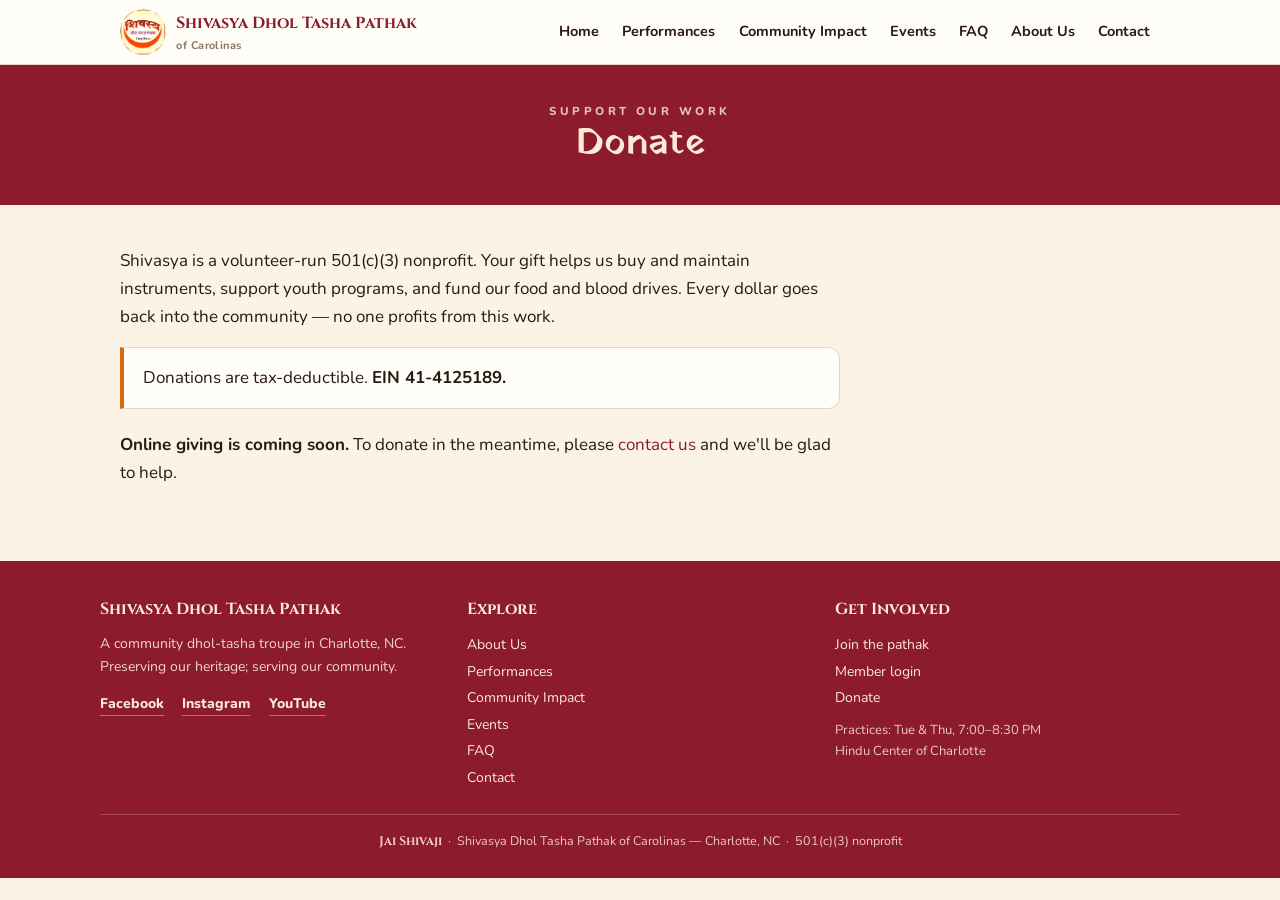
<file: donate.html>
<!DOCTYPE html>
<html lang="en">
<head>
<meta charset="utf-8">
<meta name="viewport" content="width=device-width, initial-scale=1">
<title>Donate — Shivasya Dhol Tasha Pathak of Carolinas</title>
<meta name="description" content="Support Shivasya, a 501(c)(3) nonprofit. Your gift funds instruments, youth programs, and our food and blood drives.">
<link rel="icon" href="assets/logo.png">
<link rel="preconnect" href="https://fonts.googleapis.com">
<link rel="preconnect" href="https://fonts.gstatic.com" crossorigin>
<link href="https://fonts.googleapis.com/css2?family=Cinzel:wght@500;700&family=Nunito:wght@400;600;700;800&display=swap" rel="stylesheet">
<link rel="stylesheet" href="styles.css">
</head>
<body>
<header class="site">
  <div class="nav">
    <a class="brand" href="index.html">
      <img src="assets/logo.png" alt="Shivasya logo">
      <div><b>Shivasya Dhol Tasha Pathak</b><span>of Carolinas</span></div>
    </a>
    <input type="checkbox" id="nav-toggle">
    <label class="hamburger" for="nav-toggle" aria-label="Open menu">&#9776;</label>
    <ul class="nav-links">
      <li><a href="index.html">Home</a></li>
      <li><a href="performances.html">Performances</a></li>
      <li><a href="community-impact.html">Community Impact</a></li>
      <li><a href="events.html">Events</a></li>
      <li><a href="https://attendance.shivasya.org/faq?from=web">FAQ</a></li>
      <li><a href="about.html">About Us</a></li>
      <li><a href="contact.html">Contact</a></li>
    </ul>
  </div>
</header>

<div class="page-head">
  <div class="eyebrow">Support Our Work</div>
  <h1>Donate</h1>
</div>

<section>
  <div class="wrap content">
    <p>Shivasya is a volunteer-run 501(c)(3) nonprofit. Your gift helps us buy and maintain instruments, support youth programs, and fund our food and blood drives. Every dollar goes back into the community — no one profits from this work.</p>
    <div class="callout"><p style="margin:0">Donations are tax-deductible. <strong>EIN 41-4125189.</strong></p></div>
    <p style="margin-top:1.4rem"><strong>Online giving is coming soon.</strong> To donate in the meantime, please <a href="contact.html">contact us</a> and we'll be glad to help.</p>
  </div>
</section>

<footer class="site">
  <div class="cols">
    <div>
      <h4>Shivasya Dhol Tasha Pathak</h4>
      <p style="font-size:14px;opacity:.9;margin:0">A community dhol-tasha troupe in Charlotte, NC. Preserving our heritage; serving our community.</p>
      <p class="social" style="margin-top:.7rem">
        <a href="https://www.facebook.com/ShivasyaDholTashaPathak">Facebook</a>
        <a href="https://www.instagram.com/shivasyadholtasha/">Instagram</a>
        <a href="https://www.youtube.com/@ShivasyaDholTashaPathak">YouTube</a>
      </p>
    </div>
    <div>
      <h4>Explore</h4>
      <ul class="flinks">
        <li><a href="about.html">About Us</a></li>
        <li><a href="performances.html">Performances</a></li>
        <li><a href="community-impact.html">Community Impact</a></li>
        <li><a href="events.html">Events</a></li>
      <li><a href="https://attendance.shivasya.org/faq?from=web">FAQ</a></li>
        <li><a href="contact.html">Contact</a></li>
      </ul>
    </div>
    <div>
      <h4>Get Involved</h4>
      <ul class="flinks">
        <li><a href="contact.html">Join the pathak</a></li>
        <li><a href="https://attendance.shivasya.org">Member login</a></li>
        <li><a href="donate.html">Donate</a></li>
      </ul>
      <p style="font-size:13px;opacity:.85;margin-top:.5rem">Practices: Tue &amp; Thu, 7:00&ndash;8:30 PM<br>Hindu Center of Charlotte</p>
    </div>
  </div>
  <div class="legal"><span class="jai">Jai Shivaji</span> &nbsp;&middot;&nbsp; Shivasya Dhol Tasha Pathak of Carolinas — Charlotte, NC &nbsp;&middot;&nbsp; 501(c)(3) nonprofit</div>
</footer>
</body>
</html>
</file>
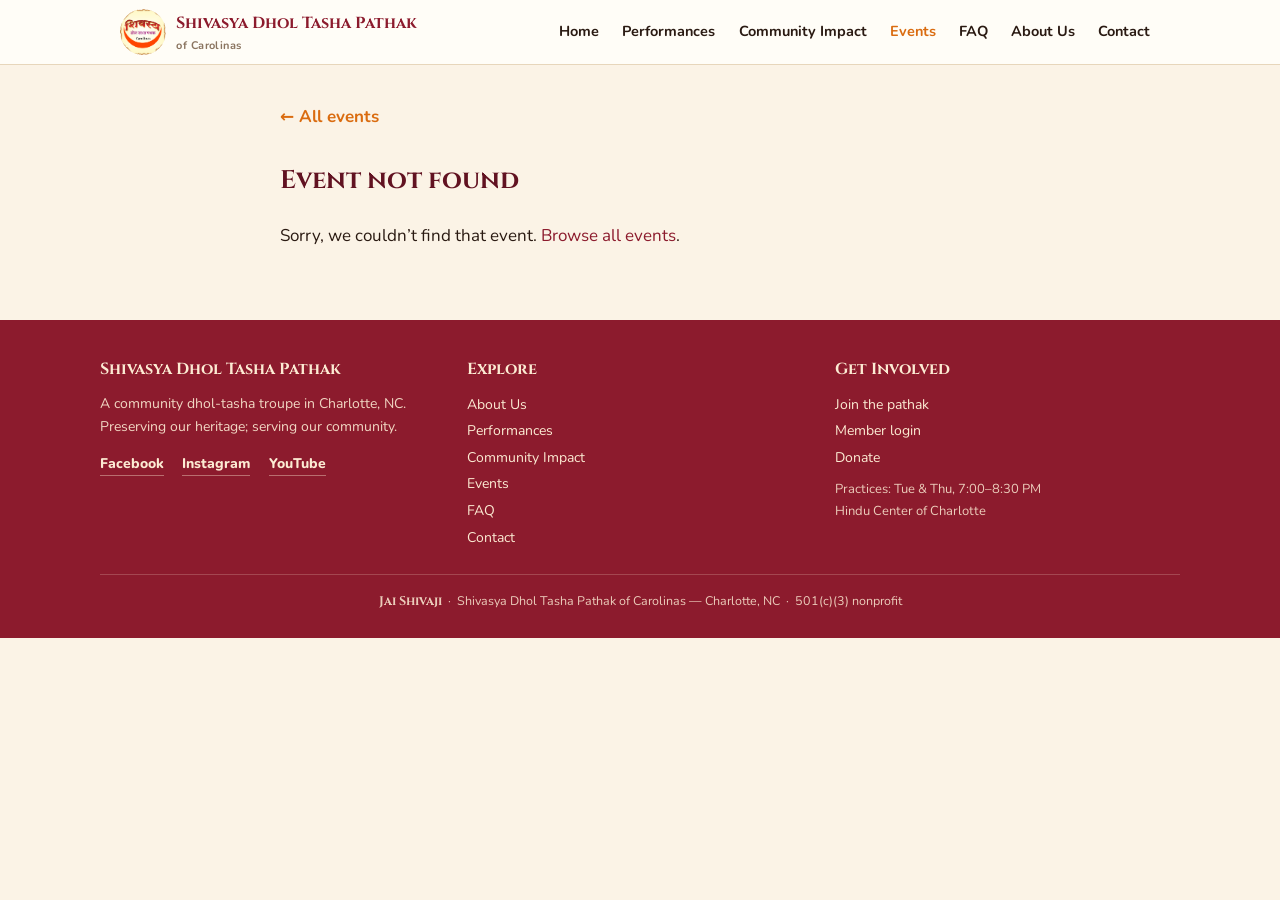
<file: event.html>
<!DOCTYPE html>
<html lang="en">
<head>
<meta charset="utf-8">
<meta name="viewport" content="width=device-width, initial-scale=1">
<title>Event — Shivasya Dhol Tasha Pathak of Carolinas</title>
<meta name="description" content="Event details — Shivasya Dhol Tasha Pathak of Carolinas.">
<link rel="icon" href="assets/logo.png">
<link rel="preconnect" href="https://fonts.googleapis.com">
<link rel="preconnect" href="https://fonts.gstatic.com" crossorigin>
<link href="https://fonts.googleapis.com/css2?family=Cinzel:wght@500;700&family=Nunito:wght@400;600;700;800&display=swap" rel="stylesheet">
<link rel="stylesheet" href="styles.css">
</head>
<body>
<header class="site">
  <div class="nav">
    <a class="brand" href="index.html">
      <img src="assets/logo.png" alt="Shivasya logo">
      <div><b>Shivasya Dhol Tasha Pathak</b><span>of Carolinas</span></div>
    </a>
    <input type="checkbox" id="nav-toggle">
    <label class="hamburger" for="nav-toggle" aria-label="Open menu">&#9776;</label>
    <ul class="nav-links">
      <li><a href="index.html">Home</a></li>
      <li><a href="performances.html">Performances</a></li>
      <li><a href="community-impact.html">Community Impact</a></li>
      <li><a href="events.html" class="active">Events</a></li>
      <li><a href="https://attendance.shivasya.org/faq?from=web">FAQ</a></li>
      <li><a href="about.html">About Us</a></li>
      <li><a href="contact.html">Contact</a></li>
    </ul>
  </div>
</header>

<section style="padding:2.4rem 0">
  <div class="ev-detail" id="ev-detail"><p style="color:var(--muted)">Loading&hellip;</p></div>
</section>

<footer class="site">
  <div class="cols">
    <div>
      <h4>Shivasya Dhol Tasha Pathak</h4>
      <p style="font-size:14px;opacity:.9;margin:0">A community dhol-tasha troupe in Charlotte, NC. Preserving our heritage; serving our community.</p>
      <p class="social" style="margin-top:.7rem">
        <a href="https://www.facebook.com/ShivasyaDholTashaPathak">Facebook</a>
        <a href="https://www.instagram.com/shivasyadholtasha/">Instagram</a>
        <a href="https://www.youtube.com/@ShivasyaDholTashaPathak">YouTube</a>
      </p>
    </div>
    <div>
      <h4>Explore</h4>
      <ul class="flinks">
        <li><a href="about.html">About Us</a></li>
        <li><a href="performances.html">Performances</a></li>
        <li><a href="community-impact.html">Community Impact</a></li>
        <li><a href="events.html">Events</a></li>
        <li><a href="https://attendance.shivasya.org/faq?from=web">FAQ</a></li>
        <li><a href="contact.html">Contact</a></li>
      </ul>
    </div>
    <div>
      <h4>Get Involved</h4>
      <ul class="flinks">
        <li><a href="contact.html">Join the pathak</a></li>
        <li><a href="https://attendance.shivasya.org">Member login</a></li>
        <li><a href="donate.html">Donate</a></li>
      </ul>
      <p style="font-size:13px;opacity:.85;margin-top:.5rem">Practices: Tue &amp; Thu, 7:00&ndash;8:30 PM<br>Hindu Center of Charlotte</p>
    </div>
  </div>
  <div class="legal"><span class="jai">Jai Shivaji</span> &nbsp;&middot;&nbsp; Shivasya Dhol Tasha Pathak of Carolinas — Charlotte, NC &nbsp;&middot;&nbsp; 501(c)(3) nonprofit</div>
</footer>

<script src="events.js"></script>
<script>
(function () {
  var TAG = { performance: '🥁 Performance', community: '🤝 Community', other: '🎉 Event' };
  function esc(s){ return String(s == null ? '' : s).replace(/[&<>"']/g, function(c){ return ({'&':'&amp;','<':'&lt;','>':'&gt;','"':'&quot;',"'":'&#39;'}[c]); }); }
  function toEmbed(url){ try { var u = new URL(url); if (u.hostname.indexOf('youtu') >= 0) { var vid = u.searchParams.get('v') || u.pathname.split('/').pop(); if (vid) return 'https://www.youtube.com/embed/' + encodeURIComponent(vid); } } catch (e) {} return ''; }
  var root = document.getElementById('ev-detail');
  var id = new URLSearchParams(location.search).get('id');
  var e = (window.SHIVASYA_EVENTS || []).find(function (x) { return x.id === id; });
  if (!e) {
    root.innerHTML = '<a class="ev-back" href="events.html">&larr; All events</a>'
      + '<h1 style="font-family:var(--serif);color:var(--crimson-ink)">Event not found</h1>'
      + '<p>Sorry, we couldn’t find that event. <a href="events.html">Browse all events</a>.</p>';
    return;
  }
  document.title = e.name + ' — Shivasya Dhol Tasha Pathak of Carolinas';
  var cls = (e.type === 'performance' || e.type === 'community') ? e.type : 'other';
  var html = '<a class="ev-back" href="events.html">&larr; All events</a>';
  html += '<div><span class="ev-tag ' + cls + '">' + (TAG[e.type] || TAG.other) + '</span></div>';
  html += '<h1 style="font-family:var(--serif);color:var(--crimson-ink);margin:.4rem 0 .2rem">' + esc(e.name) + '</h1>';
  html += '<p style="color:var(--muted);font-weight:700;margin:0 0 1.2rem">' + esc(e.date || e.year) + (e.location ? ' &middot; ' + esc(e.location) : '') + '</p>';
  if (e.description) html += '<p>' + esc(e.description) + '</p>';
  if (e.photos && e.photos.length) {
    html += '<div class="ev-gallery">' + e.photos.map(function (p) { return '<img src="' + encodeURI(p) + '" alt="' + esc(e.name) + '" loading="lazy">'; }).join('') + '</div>';
  } else {
    html += '<div class="callout" style="margin-top:1rem"><p style="margin:0">Photos from this event are coming soon.</p></div>';
  }
  if (e.videos && e.videos.length) {
    e.videos.forEach(function (v) { var em = toEmbed(v); if (em) html += '<div class="ev-video"><iframe src="' + em + '" allowfullscreen loading="lazy"></iframe></div>'; });
  }
  html += '<p style="margin-top:1.6rem"><a class="ev-back" href="events.html">&larr; Back to all events</a></p>';
  root.innerHTML = html;
})();
</script>
</body>
</html>
</file>
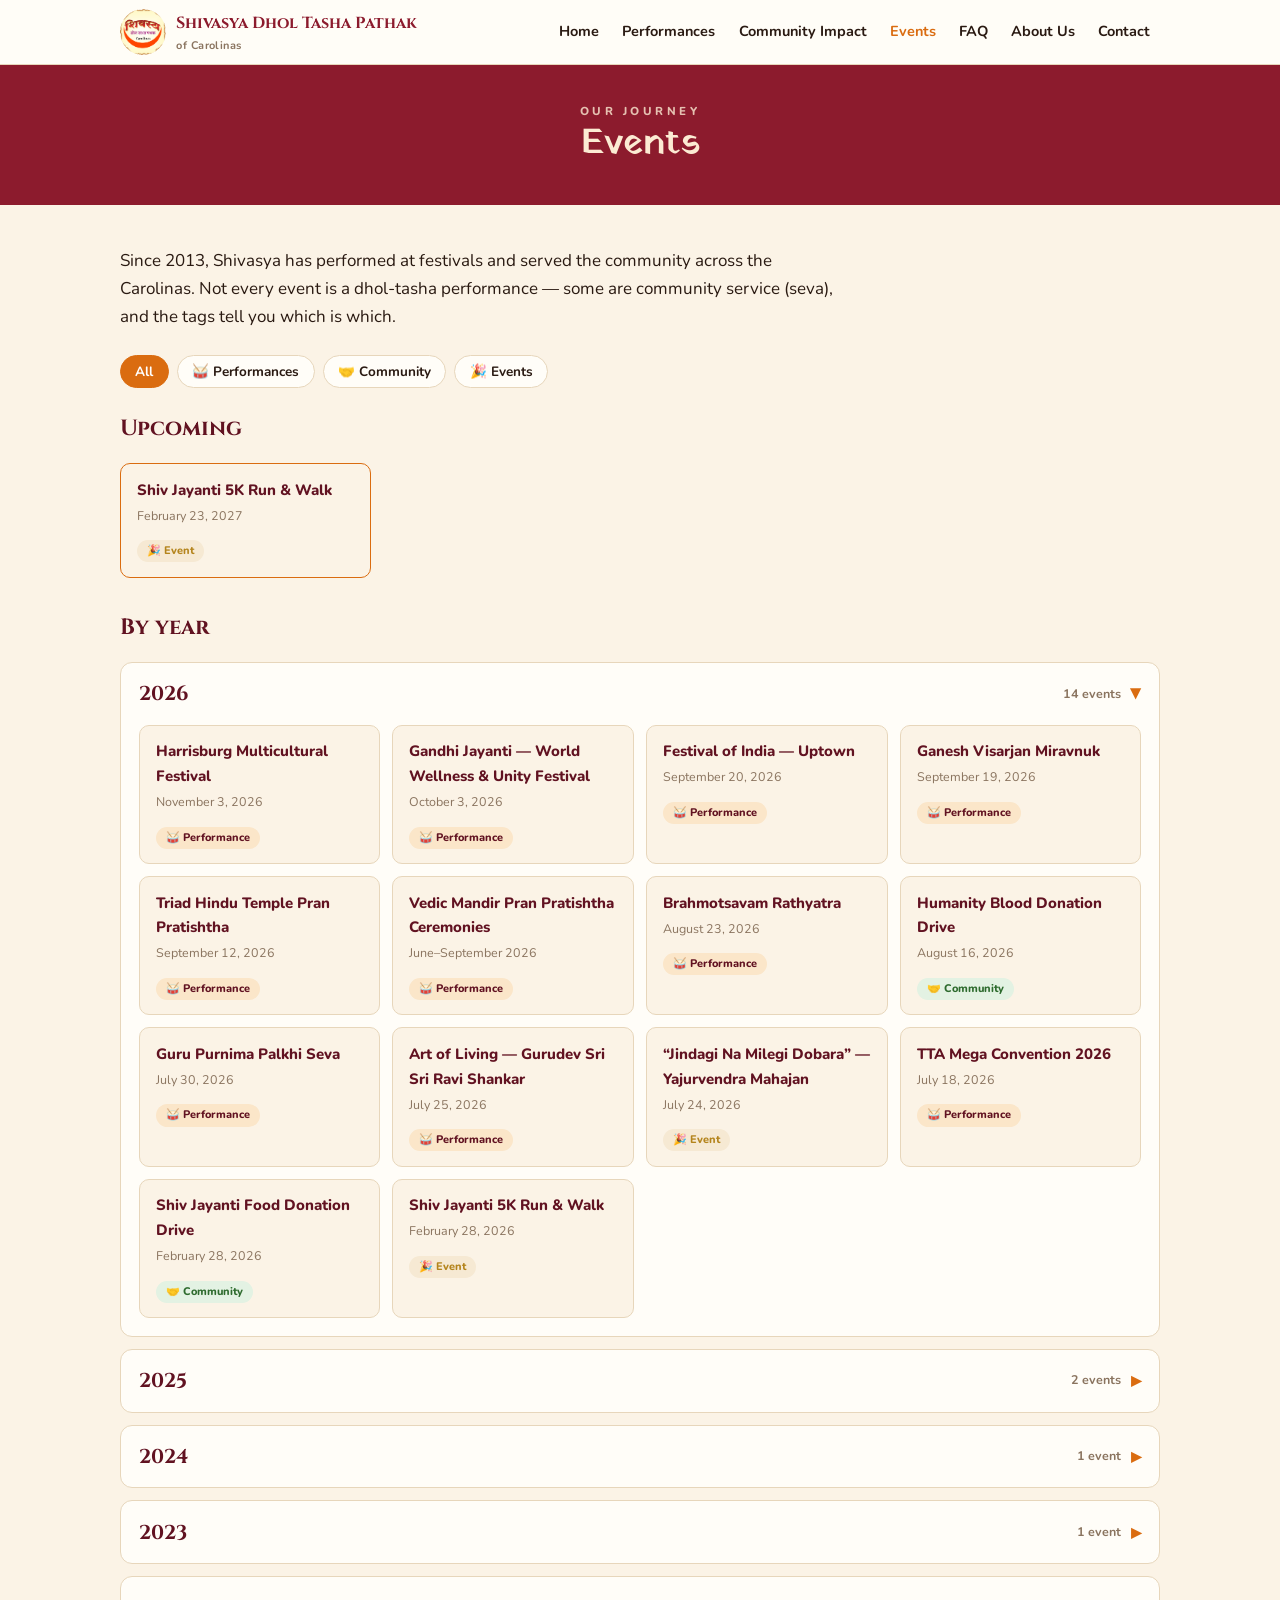
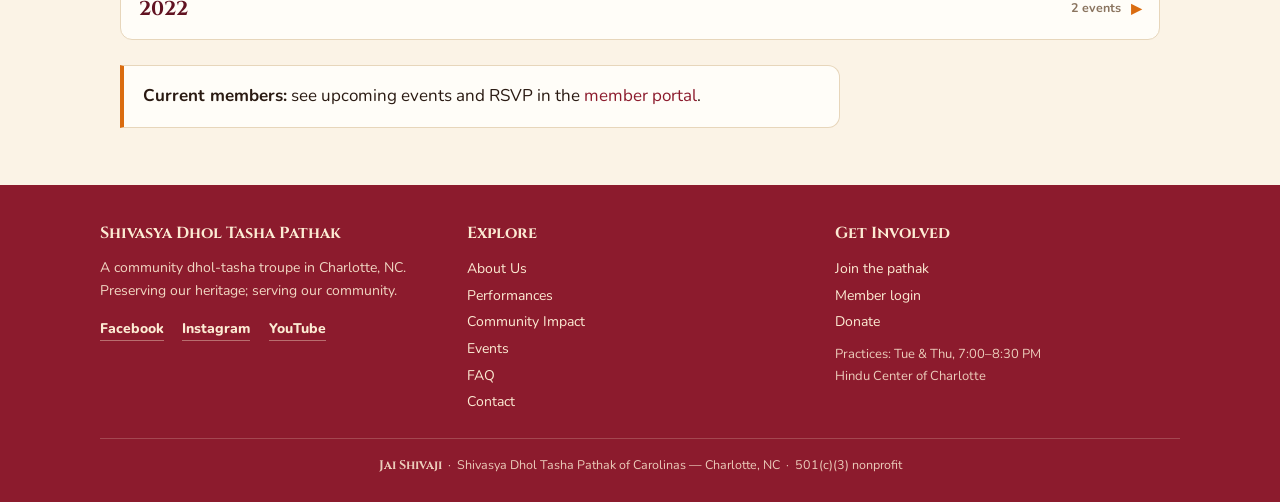
<file: events.html>
<!DOCTYPE html>
<html lang="en">
<head>
<meta charset="utf-8">
<meta name="viewport" content="width=device-width, initial-scale=1">
<title>Events — Shivasya Dhol Tasha Pathak of Carolinas</title>
<meta name="description" content="A year-by-year archive of Shivasya's performances and community events across the Carolinas since 2013.">
<link rel="icon" href="assets/logo.png">
<link rel="preconnect" href="https://fonts.googleapis.com">
<link rel="preconnect" href="https://fonts.gstatic.com" crossorigin>
<link href="https://fonts.googleapis.com/css2?family=Cinzel:wght@500;700&family=Nunito:wght@400;600;700;800&display=swap" rel="stylesheet">
<link rel="stylesheet" href="styles.css">
</head>
<body>
<header class="site">
  <div class="nav">
    <a class="brand" href="index.html">
      <img src="assets/logo.png" alt="Shivasya logo">
      <div><b>Shivasya Dhol Tasha Pathak</b><span>of Carolinas</span></div>
    </a>
    <input type="checkbox" id="nav-toggle">
    <label class="hamburger" for="nav-toggle" aria-label="Open menu">&#9776;</label>
    <ul class="nav-links">
      <li><a href="index.html">Home</a></li>
      <li><a href="performances.html">Performances</a></li>
      <li><a href="community-impact.html">Community Impact</a></li>
      <li><a href="events.html" class="active">Events</a></li>
      <li><a href="https://attendance.shivasya.org/faq?from=web">FAQ</a></li>
      <li><a href="about.html">About Us</a></li>
      <li><a href="contact.html">Contact</a></li>
    </ul>
  </div>
</header>

<div class="page-head">
  <div class="eyebrow">Our Journey</div>
  <h1>Events</h1>
</div>

<section>
  <div class="wrap">
    <p class="ev-intro">Since 2013, Shivasya has performed at festivals and served the community across the Carolinas. Not every event is a dhol-tasha performance — some are community service (seva), and the tags tell you which is which.</p>
    <div class="ev-filter" id="ev-filter" role="group" aria-label="Filter events">
      <button type="button" data-f="all" class="active">All</button>
      <button type="button" data-f="performance">🥁 Performances</button>
      <button type="button" data-f="community">🤝 Community</button>
      <button type="button" data-f="other">🎉 Events</button>
    </div>
    <h2 style="font-size:22px" id="up-head">Upcoming</h2>
    <div id="upcoming-root"></div>
    <h2 style="font-size:22px;margin-top:2rem" id="yr-head">By year</h2>
    <div id="events-root"><p style="color:var(--muted)">Loading events&hellip;</p></div>
    <div class="callout" style="margin-top:1.6rem"><p style="margin:0"><strong>Current members:</strong> see upcoming events and RSVP in the <a href="https://attendance.shivasya.org">member portal</a>.</p></div>
  </div>
</section>

<footer class="site">
  <div class="cols">
    <div>
      <h4>Shivasya Dhol Tasha Pathak</h4>
      <p style="font-size:14px;opacity:.9;margin:0">A community dhol-tasha troupe in Charlotte, NC. Preserving our heritage; serving our community.</p>
      <p class="social" style="margin-top:.7rem">
        <a href="https://www.facebook.com/ShivasyaDholTashaPathak">Facebook</a>
        <a href="https://www.instagram.com/shivasyadholtasha/">Instagram</a>
        <a href="https://www.youtube.com/@ShivasyaDholTashaPathak">YouTube</a>
      </p>
    </div>
    <div>
      <h4>Explore</h4>
      <ul class="flinks">
        <li><a href="about.html">About Us</a></li>
        <li><a href="performances.html">Performances</a></li>
        <li><a href="community-impact.html">Community Impact</a></li>
        <li><a href="events.html">Events</a></li>
        <li><a href="https://attendance.shivasya.org/faq?from=web">FAQ</a></li>
        <li><a href="contact.html">Contact</a></li>
      </ul>
    </div>
    <div>
      <h4>Get Involved</h4>
      <ul class="flinks">
        <li><a href="contact.html">Join the pathak</a></li>
        <li><a href="https://attendance.shivasya.org">Member login</a></li>
        <li><a href="donate.html">Donate</a></li>
      </ul>
      <p style="font-size:13px;opacity:.85;margin-top:.5rem">Practices: Tue &amp; Thu, 7:00&ndash;8:30 PM<br>Hindu Center of Charlotte</p>
    </div>
  </div>
  <div class="legal"><span class="jai">Jai Shivaji</span> &nbsp;&middot;&nbsp; Shivasya Dhol Tasha Pathak of Carolinas — Charlotte, NC &nbsp;&middot;&nbsp; 501(c)(3) nonprofit</div>
</footer>

<script src="events.js"></script>
<script>
(function () {
  var upHead = document.getElementById('up-head');
  var upRoot = document.getElementById('upcoming-root');
  var root = document.getElementById('events-root');
  var filterBar = document.getElementById('ev-filter');
  var data = (window.SHIVASYA_EVENTS || []).slice();
  var TAG = { performance: '🥁 Performance', community: '🤝 Community', other: '🎉 Event' };
  function typeOf(e){ return (e.type === 'performance' || e.type === 'community') ? e.type : 'other'; }
  function esc(s){ return String(s == null ? '' : s).replace(/[&<>"']/g, function(c){ return ({'&':'&amp;','<':'&lt;','>':'&gt;','"':'&quot;',"'":'&#39;'}[c]); }); }
  function card(e, up) {
    var cls = typeOf(e);
    return '<a class="ev-card" href="event?id=' + encodeURIComponent(e.id) + '"' + (up ? ' style="border-color:var(--saffron)"' : '') + '>'
      + '<div class="en">' + esc(e.name) + '</div>'
      + '<div class="ed">' + esc(e.date || '') + '</div>'
      + '<span class="ev-tag ' + cls + '">' + (TAG[e.type] || TAG.other) + '</span>'
      + '</a>';
  }
  var d = new Date();
  var today = d.getFullYear() + '-' + String(d.getMonth() + 1).padStart(2, '0') + '-' + String(d.getDate()).padStart(2, '0');
  var isUpcoming = function (e) { return e.isoDate && e.isoDate >= today; };

  function render(filter) {
    var rows = (filter && filter !== 'all') ? data.filter(function (e) { return typeOf(e) === filter; }) : data;
    var upcoming = rows.filter(isUpcoming).sort(function (a, b) { return a.isoDate.localeCompare(b.isoDate); });
    var archive = rows.filter(function (e) { return !isUpcoming(e); });

    if (upcoming.length) {
      upHead.style.display = '';
      upRoot.style.display = '';
      upRoot.innerHTML = '<div class="ev-grid" style="padding:0">' + upcoming.map(function (e) { return card(e, true); }).join('') + '</div>';
    } else {
      upHead.style.display = 'none';
      upRoot.style.display = 'none';
      upRoot.innerHTML = '';
    }

    if (!archive.length) { root.innerHTML = '<p style="color:var(--muted);margin:0">No events to show for this filter yet.</p>'; return; }
    var byYear = {};
    archive.forEach(function (e) { (byYear[e.year] = byYear[e.year] || []).push(e); });
    var years = Object.keys(byYear).map(Number).sort(function (a, b) { return b - a; });
    root.innerHTML = years.map(function (yr, idx) {
      var evs = byYear[yr];
      return '<details class="ev-year"' + (idx === 0 ? ' open' : '') + '>'
        + '<summary><span>' + yr + '</span><span class="yr-count">' + evs.length + ' event' + (evs.length !== 1 ? 's' : '') + '</span></summary>'
        + '<div class="ev-grid">' + evs.map(function (e) { return card(e, false); }).join('') + '</div></details>';
    }).join('');
  }

  if (filterBar) {
    filterBar.addEventListener('click', function (ev) {
      var btn = ev.target.closest('button[data-f]');
      if (!btn) return;
      Array.prototype.forEach.call(filterBar.querySelectorAll('button'), function (b) { b.classList.toggle('active', b === btn); });
      render(btn.getAttribute('data-f'));
    });
  }
  render('all');
})();
</script>
</body>
</html>
</file>
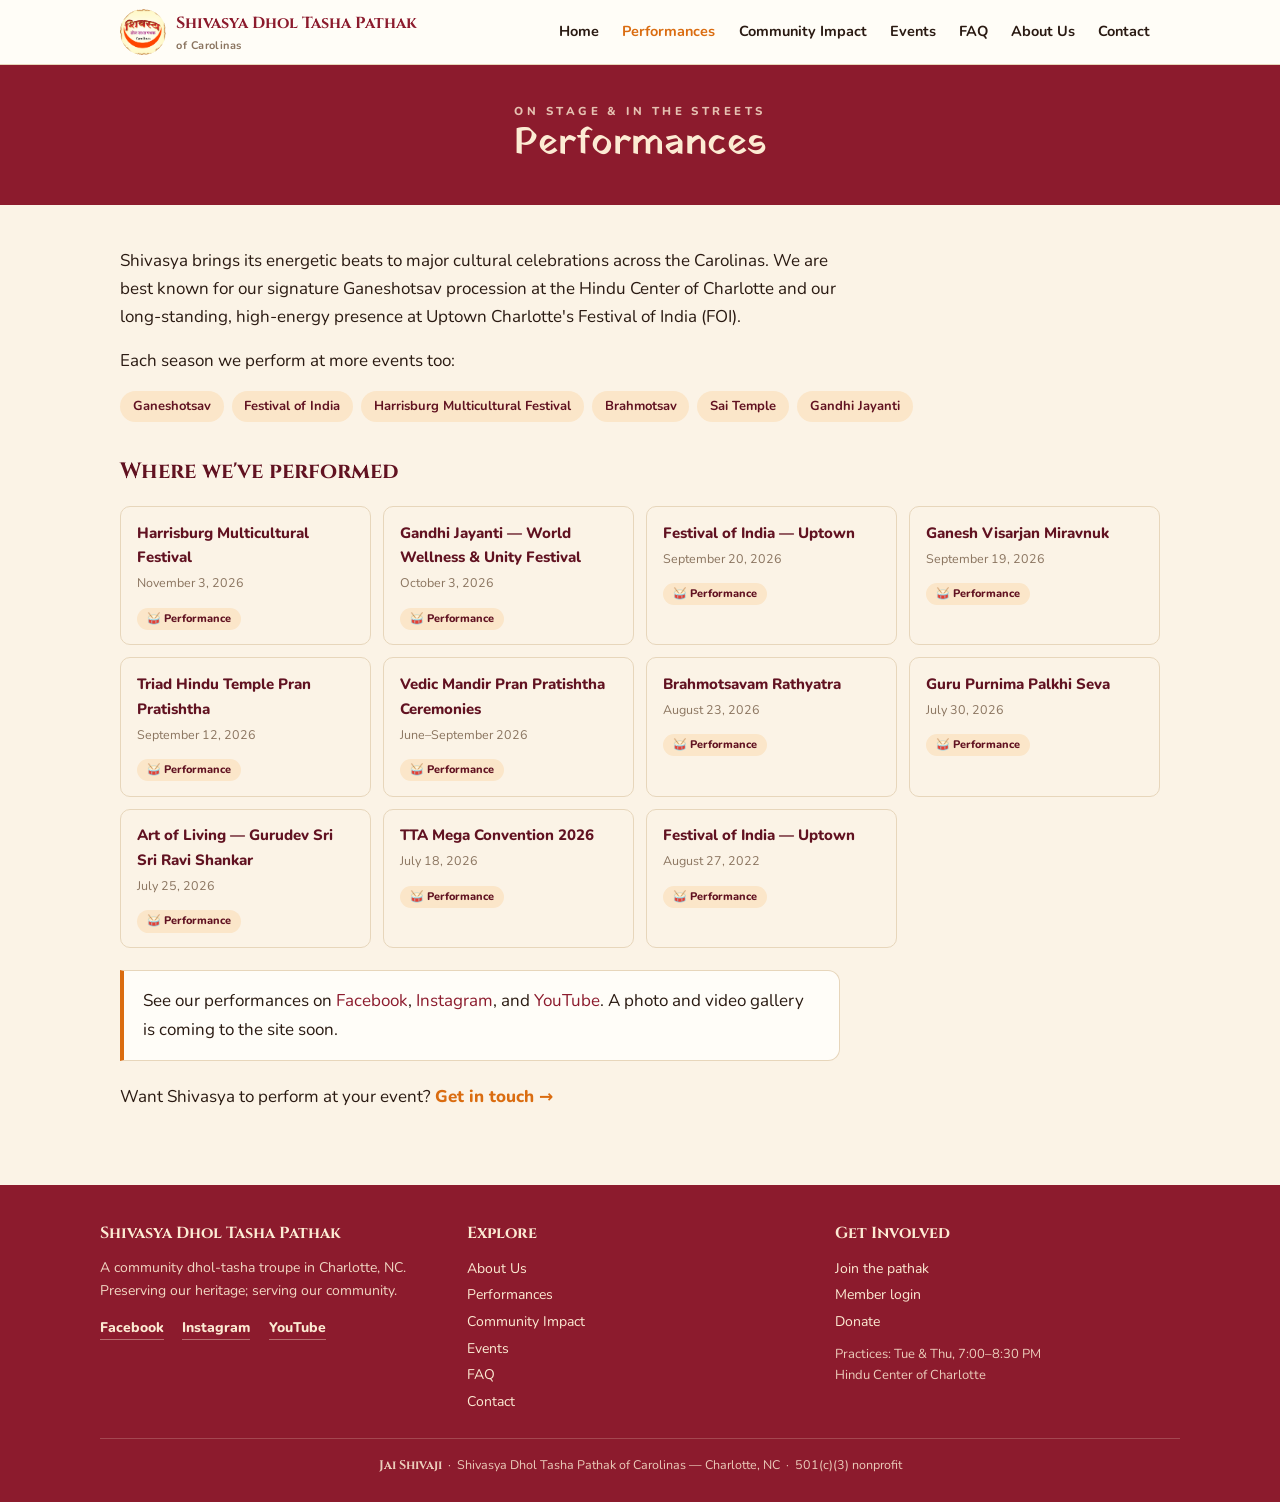
<file: performances.html>
<!DOCTYPE html>
<html lang="en">
<head>
<meta charset="utf-8">
<meta name="viewport" content="width=device-width, initial-scale=1">
<title>Performances — Shivasya Dhol Tasha Pathak of Carolinas</title>
<meta name="description" content="Shivasya performs at Ganeshotsav, the Festival of India, and cultural celebrations across the Carolinas.">
<link rel="icon" href="assets/logo.png">
<link rel="preconnect" href="https://fonts.googleapis.com">
<link rel="preconnect" href="https://fonts.gstatic.com" crossorigin>
<link href="https://fonts.googleapis.com/css2?family=Cinzel:wght@500;700&family=Nunito:wght@400;600;700;800&display=swap" rel="stylesheet">
<link rel="stylesheet" href="styles.css">
</head>
<body>
<header class="site">
  <div class="nav">
    <a class="brand" href="index.html">
      <img src="assets/logo.png" alt="Shivasya logo">
      <div><b>Shivasya Dhol Tasha Pathak</b><span>of Carolinas</span></div>
    </a>
    <input type="checkbox" id="nav-toggle">
    <label class="hamburger" for="nav-toggle" aria-label="Open menu">&#9776;</label>
    <ul class="nav-links">
      <li><a href="index.html">Home</a></li>
      <li><a href="performances.html" class="active">Performances</a></li>
      <li><a href="community-impact.html">Community Impact</a></li>
      <li><a href="events.html">Events</a></li>
      <li><a href="https://attendance.shivasya.org/faq?from=web">FAQ</a></li>
      <li><a href="about.html">About Us</a></li>
      <li><a href="contact.html">Contact</a></li>
    </ul>
  </div>
</header>

<div class="page-head">
  <div class="eyebrow">On Stage &amp; In the Streets</div>
  <h1>Performances</h1>
</div>

<section>
  <div class="wrap content">
    <p>Shivasya brings its energetic beats to major cultural celebrations across the Carolinas. We are best known for our signature Ganeshotsav procession at the Hindu Center of Charlotte and our long-standing, high-energy presence at Uptown Charlotte's Festival of India (FOI).</p>
    <p>Each season we perform at more events too:</p>
    <div class="roles">
      <span>Ganeshotsav</span><span>Festival of India</span><span>Harrisburg Multicultural Festival</span><span>Brahmotsav</span><span>Sai Temple</span><span>Gandhi Jayanti</span>
    </div>
    <h2 style="font-size:22px;margin-top:2rem">Where we've performed</h2>
    <div id="perf-root"><p style="color:var(--muted);margin:0">Loading&hellip;</p></div>
    <div class="callout" style="margin-top:1.4rem"><p style="margin:0">See our performances on <a href="https://www.facebook.com/ShivasyaDholTashaPathak">Facebook</a>, <a href="https://www.instagram.com/shivasyadholtasha/">Instagram</a>, and <a href="https://www.youtube.com/@ShivasyaDholTashaPathak">YouTube</a>. A photo and video gallery is coming to the site soon.</p></div>
    <p style="margin-top:1.4rem">Want Shivasya to perform at your event? <a href="contact.html" style="font-weight:800;color:var(--saffron)">Get in touch &rarr;</a></p>
  </div>
</section>

<footer class="site">
  <div class="cols">
    <div>
      <h4>Shivasya Dhol Tasha Pathak</h4>
      <p style="font-size:14px;opacity:.9;margin:0">A community dhol-tasha troupe in Charlotte, NC. Preserving our heritage; serving our community.</p>
      <p class="social" style="margin-top:.7rem">
        <a href="https://www.facebook.com/ShivasyaDholTashaPathak">Facebook</a>
        <a href="https://www.instagram.com/shivasyadholtasha/">Instagram</a>
        <a href="https://www.youtube.com/@ShivasyaDholTashaPathak">YouTube</a>
      </p>
    </div>
    <div>
      <h4>Explore</h4>
      <ul class="flinks">
        <li><a href="about.html">About Us</a></li>
        <li><a href="performances.html">Performances</a></li>
        <li><a href="community-impact.html">Community Impact</a></li>
        <li><a href="events.html">Events</a></li>
      <li><a href="https://attendance.shivasya.org/faq?from=web">FAQ</a></li>
        <li><a href="contact.html">Contact</a></li>
      </ul>
    </div>
    <div>
      <h4>Get Involved</h4>
      <ul class="flinks">
        <li><a href="contact.html">Join the pathak</a></li>
        <li><a href="https://attendance.shivasya.org">Member login</a></li>
        <li><a href="donate.html">Donate</a></li>
      </ul>
      <p style="font-size:13px;opacity:.85;margin-top:.5rem">Practices: Tue &amp; Thu, 7:00&ndash;8:30 PM<br>Hindu Center of Charlotte</p>
    </div>
  </div>
  <div class="legal"><span class="jai">Jai Shivaji</span> &nbsp;&middot;&nbsp; Shivasya Dhol Tasha Pathak of Carolinas — Charlotte, NC &nbsp;&middot;&nbsp; 501(c)(3) nonprofit</div>
</footer>

<script src="events.js"></script>
<script>
(function () {
  var root = document.getElementById('perf-root');
  if (!root) return;
  function esc(s){ return String(s == null ? '' : s).replace(/[&<>"']/g, function(c){ return ({'&':'&amp;','<':'&lt;','>':'&gt;','"':'&quot;',"'":'&#39;'}[c]); }); }
  var perf = (window.SHIVASYA_EVENTS || []).filter(function (e) { return e.type === 'performance'; });
  // newest year first; preserve within-year order (already newest-first in events.js)
  perf = perf.map(function (e, i) { return [e, i]; })
    .sort(function (a, b) { return (b[0].year - a[0].year) || (a[1] - b[1]); })
    .map(function (p) { return p[0]; });
  if (!perf.length) { root.innerHTML = '<p style="color:var(--muted);margin:0">Performance highlights are coming soon.</p>'; return; }
  root.innerHTML = '<div class="ev-grid" style="padding:0">' + perf.map(function (e) {
    return '<a class="ev-card" href="event?id=' + encodeURIComponent(e.id) + '">'
      + '<div class="en">' + esc(e.name) + '</div>'
      + '<div class="ed">' + esc(e.date || e.year) + '</div>'
      + '<span class="ev-tag performance">🥁 Performance</span>'
      + '</a>';
  }).join('') + '</div>';
})();
</script>
</body>
</html>
</file>
<file: styles.css>
/* Shivasya Dhol Tasha Pathak of Carolinas — site styles */
@import url('https://fonts.googleapis.com/css2?family=Yatra+One&display=swap');
:root{
  --bg:#FBF3E6; --surface:#FFFDF8; --surface-alt:#F6E9D3;
  --ink:#2A1A12; --muted:#8A745F; --line:#E7D6BB;
  --saffron:#DA6C10; --saffron-soft:#FBE6C9;
  --crimson:#8C1B2D; --crimson-ink:#611221; --gold:#B4841C;
  --hero-ink:#FCEBD3;
  --maxw:1080px; --read:720px;
  --serif:"Cinzel","Playfair Display",Georgia,serif;
  --display:"Yatra One","Cinzel",Georgia,serif;
  --sans:"Nunito","Segoe UI",system-ui,-apple-system,sans-serif;
}
*{box-sizing:border-box}
html{scroll-behavior:smooth}
body{margin:0;background:var(--bg);color:var(--ink);font-family:var(--sans);line-height:1.65;font-size:17px}
img{max-width:100%;display:block}
a{color:var(--crimson);text-decoration:none}
a:hover{text-decoration:underline}
.wrap{max-width:var(--maxw);margin:0 auto;padding:0 1.25rem}
.read{max-width:var(--read)}

/* ---- Header / nav ---- */
header.site{position:sticky;top:0;z-index:50;background:rgba(255,253,248,.96);border-bottom:1px solid var(--line);backdrop-filter:saturate(1.2) blur(4px)}
.nav{display:flex;align-items:center;justify-content:space-between;gap:1rem;max-width:var(--maxw);margin:0 auto;padding:.55rem 1.25rem}
.brand{display:flex;align-items:center;gap:.65rem;min-width:0}
.brand img{width:46px;height:46px;border-radius:50%;flex-shrink:0}
.brand b{font-family:var(--serif);font-size:16px;font-weight:700;color:var(--crimson);line-height:1.1}
.brand span{display:block;font-size:11px;color:var(--muted);font-weight:700;letter-spacing:.04em}
.nav-links{display:flex;align-items:center;gap:.25rem;list-style:none;margin:0;padding:0;flex-wrap:wrap}
.nav-links a{color:var(--ink);font-weight:700;font-size:14.5px;padding:.4rem .6rem;border-radius:8px}
.nav-links a:hover{background:var(--saffron-soft);text-decoration:none;color:var(--crimson-ink)}
.nav-links a.active{color:var(--saffron)}
.nav-links a.cta{background:var(--saffron);color:#fff}
.nav-links a.cta:hover{filter:brightness(1.05);background:var(--saffron);color:#fff}
.hamburger{display:none;cursor:pointer;font-size:24px;line-height:1;color:var(--crimson);background:none;border:none;padding:.3rem .5rem}
#nav-toggle{display:none}
@media (max-width:820px){
  .hamburger{display:block}
  .nav-links{display:none;width:100%;flex-direction:column;align-items:stretch;gap:.1rem;padding:.4rem 0 .6rem}
  #nav-toggle:checked ~ .nav-links{display:flex}
  .nav-links a{padding:.6rem .4rem}
  .nav{flex-wrap:wrap}
}

/* ---- Hero ---- */
.hero{background:linear-gradient(180deg,rgba(44,12,18,.58) 0%,rgba(44,12,18,.66) 55%,rgba(44,12,18,.82) 100%),url("assets/hero-group.jpg") center 42%/cover no-repeat;color:var(--hero-ink);text-align:center;padding:5rem 1.25rem 4.5rem}
.hero .logo{width:96px;height:96px;border-radius:50%;margin:0 auto .9rem;box-shadow:0 6px 24px rgba(0,0,0,.25)}
.hero .eyebrow{font-size:12px;letter-spacing:.34em;text-transform:uppercase;font-weight:800;opacity:.85}
.hero h1{font-family:var(--display);font-weight:400;font-size:clamp(28px,5.3vw,44px);line-height:1.22;margin:.5rem auto .6rem;max-width:18ch;text-wrap:balance}
.hero p.lead{font-size:clamp(15px,2.2vw,18px);max-width:40ch;margin:0 auto 1.4rem;opacity:.95}
.beat{display:flex;gap:9px;align-items:center;justify-content:center;margin:0 0 1.4rem}
.beat i{width:8px;height:8px;border-radius:50%;background:var(--saffron);display:block}
.beat .b{width:30px;height:3px;border-radius:2px;background:var(--gold);opacity:.85}
.btns{display:flex;gap:.7rem;justify-content:center;flex-wrap:wrap}
.btn{display:inline-block;padding:.75rem 1.4rem;border-radius:11px;font-weight:800;font-size:15px}
.btn-primary{background:var(--saffron);color:#fff}
.btn-primary:hover{filter:brightness(1.06);text-decoration:none;color:#fff}
.btn-ghost{background:transparent;color:var(--hero-ink);border:1.5px solid rgba(252,235,211,.6)}
.btn-ghost:hover{background:rgba(252,235,211,.12);text-decoration:none;color:var(--hero-ink)}

/* ---- Page header (interior pages) ---- */
.page-head{background:var(--crimson);color:var(--hero-ink);text-align:center;padding:2.3rem 1.25rem}
.page-head h1{font-family:var(--display);font-weight:400;font-size:clamp(26px,4.3vw,37px);line-height:1.2;margin:.1rem 0}
.page-head .eyebrow{font-size:11.5px;letter-spacing:.3em;text-transform:uppercase;font-weight:800;opacity:.8}

/* ---- Sections ---- */
section{padding:2.6rem 0}
section.tint{background:var(--surface-alt)}
h2{font-family:var(--serif);font-size:clamp(22px,3.4vw,30px);color:var(--crimson-ink);margin:0 0 1rem;font-weight:700;text-wrap:balance}
h3{font-size:19px;margin:0 0 .4rem;color:var(--ink)}
p{margin:0 0 1rem}
.content p{max-width:var(--read)}
.eyebrow-dark{font-size:11.5px;letter-spacing:.24em;text-transform:uppercase;font-weight:800;color:var(--saffron);margin-bottom:.5rem}

/* ---- Cards / grid ---- */
.grid{display:grid;grid-template-columns:repeat(auto-fit,minmax(230px,1fr));gap:1rem}
.card{background:var(--surface);border:1px solid var(--line);border-radius:14px;padding:1.25rem}
.card h3{color:var(--crimson-ink);font-family:var(--serif)}
.card p{font-size:15px;color:var(--ink);margin-bottom:.6rem}
.card a.more{font-weight:800;font-size:14px;color:var(--saffron)}

/* ---- Stat strip ---- */
.stats{display:grid;grid-template-columns:repeat(auto-fit,minmax(150px,1fr));gap:1rem;text-align:center}
.stat{background:var(--surface);border:1px solid var(--line);border-radius:14px;padding:1.2rem 1rem}
.stat .n{font-family:var(--serif);font-size:30px;font-weight:700;color:var(--saffron);line-height:1}
.stat .l{font-size:13px;color:var(--muted);margin-top:.35rem;font-weight:700}

/* ---- Lists ---- */
ul.plain{padding-left:1.1rem}
ul.plain li{margin:.3rem 0;max-width:var(--read)}
.roles{display:flex;flex-wrap:wrap;gap:.5rem;margin:.3rem 0 1rem}
.roles span{background:var(--saffron-soft);color:var(--crimson-ink);border-radius:20px;padding:.3rem .8rem;font-size:13px;font-weight:700}

/* ---- Callout ---- */
.callout{background:var(--surface);border:1px solid var(--line);border-left:4px solid var(--saffron);border-radius:0 12px 12px 0;padding:1rem 1.2rem;max-width:var(--read)}

/* ---- Contact details ---- */
.detail{display:flex;gap:.6rem;align-items:baseline;margin:.4rem 0;max-width:var(--read)}
.detail b{color:var(--crimson-ink);min-width:95px;display:inline-block}

/* ---- Footer ---- */
footer.site{background:var(--crimson);color:var(--hero-ink);padding:2.2rem 1.25rem 1.6rem;margin-top:1rem}
footer.site .cols{display:grid;grid-template-columns:repeat(auto-fit,minmax(200px,1fr));gap:1.4rem;max-width:var(--maxw);margin:0 auto}
footer.site a{color:var(--hero-ink)}
footer.site h4{font-family:var(--serif);margin:0 0 .6rem;font-size:16px}
footer.site .flinks{list-style:none;padding:0;margin:0;font-size:14px;line-height:1.9}
footer.site .social a{display:inline-block;margin-right:.9rem;font-weight:800;font-size:14px;border-bottom:1px solid rgba(252,235,211,.4)}
footer.site .legal{max-width:var(--maxw);margin:1.4rem auto 0;padding-top:1rem;border-top:1px solid rgba(252,235,211,.25);font-size:12.5px;opacity:.85;text-align:center}
footer.site .jai{font-family:var(--serif);font-weight:700;opacity:1}

.contact-form{max-width:var(--read);display:flex;flex-direction:column;gap:.9rem;margin-top:.5rem}
.contact-form label{font-weight:700;font-size:14px;color:var(--crimson-ink);display:flex;flex-direction:column;gap:.35rem}
.contact-form .opt{font-weight:500;color:var(--muted)}
.contact-form input,.contact-form textarea{font-family:var(--sans);font-size:15px;padding:.6rem .7rem;border:1px solid var(--line);border-radius:10px;background:var(--surface);color:var(--ink);width:100%;box-sizing:border-box}
.contact-form input:focus,.contact-form textarea:focus{outline:2px solid var(--saffron);border-color:var(--saffron)}
.contact-form button{align-self:flex-start;margin-top:.3rem;border:none;cursor:pointer}
.ev-intro{max-width:var(--read);margin-bottom:1.5rem}
.ev-filter{display:flex;flex-wrap:wrap;gap:8px;margin:0 0 1.4rem}
.ev-filter button{font-family:var(--sans);font-size:13.5px;font-weight:700;cursor:pointer;border:1px solid var(--line);background:var(--surface);color:var(--ink);border-radius:20px;padding:.4rem .9rem;transition:all .15s}
.ev-filter button:hover{border-color:var(--saffron);color:var(--crimson-ink)}
.ev-filter button.active{background:var(--saffron);border-color:var(--saffron);color:#fff}
details.ev-year{border:1px solid var(--line);border-radius:12px;margin-bottom:12px;background:var(--surface);overflow:hidden}
details.ev-year>summary{list-style:none;cursor:pointer;padding:.9rem 1.1rem;font-family:var(--serif);font-size:20px;font-weight:700;color:var(--crimson-ink);display:flex;align-items:center;gap:10px}
details.ev-year>summary::-webkit-details-marker{display:none}
details.ev-year>summary .yr-count{font-family:var(--sans);font-size:12.5px;font-weight:700;color:var(--muted);margin-left:auto}
details.ev-year>summary::after{content:"\25B8";color:var(--saffron);transition:transform .2s}
details.ev-year[open]>summary::after{transform:rotate(90deg)}
.ev-grid{display:grid;grid-template-columns:repeat(auto-fill,minmax(230px,1fr));gap:12px;padding:0 1.1rem 1.1rem}
.ev-card{display:block;background:var(--bg);border:1px solid var(--line);border-radius:10px;padding:.85rem 1rem;text-decoration:none;color:var(--ink);transition:all .15s}
.ev-card:hover{border-color:var(--saffron);text-decoration:none;transform:translateY(-1px)}
.ev-card .en{font-weight:800;font-size:15px;color:var(--crimson-ink);margin-bottom:.2rem}
.ev-card .ed{font-size:12.5px;color:var(--muted);margin-bottom:.55rem}
.ev-tag{display:inline-block;font-size:11px;font-weight:800;border-radius:20px;padding:2px 10px}
.ev-tag.performance{background:var(--saffron-soft);color:var(--crimson-ink)}
.ev-tag.community{background:#E3F2E3;color:#2E6B2E}
.ev-tag.other{background:var(--surface-alt);color:var(--gold)}
.ev-detail{max-width:760px;margin:0 auto;padding:0 1.25rem}
.ev-back{display:inline-block;font-weight:700;color:var(--saffron);text-decoration:none;margin-bottom:.4rem}
.ev-gallery{display:grid;grid-template-columns:repeat(auto-fill,minmax(180px,1fr));gap:10px;margin-top:1rem}
.ev-gallery img{width:100%;height:160px;object-fit:cover;border-radius:10px;border:1px solid var(--line)}
.ev-video{position:relative;padding-bottom:56.25%;height:0;margin-top:1rem;border-radius:10px;overflow:hidden}
.ev-video iframe{position:absolute;top:0;left:0;width:100%;height:100%;border:0}
/* ---- Instruments (About page) ---- */
.inst-grid{display:grid;grid-template-columns:repeat(auto-fill,minmax(240px,1fr));gap:16px;margin-top:1.2rem}
.inst-card{background:var(--surface);border:1px solid var(--line);border-radius:14px;overflow:hidden;display:flex;flex-direction:column}
.inst-card img{width:100%;height:200px;object-fit:cover;display:block;background:var(--surface-alt)}
.inst-card .inst-body{padding:1rem 1.1rem 1.2rem}
.inst-card h3{font-family:var(--serif);color:var(--crimson-ink);font-size:19px;margin:0 0 .4rem}
.inst-card p{font-size:14.5px;color:var(--ink);margin:0;line-height:1.6}

/* ---- Youth Service Awards (Community Impact) ---- */
.award-grid{display:grid;grid-template-columns:repeat(auto-fill,minmax(260px,1fr));gap:16px;margin-top:1.2rem}
.award-card{background:var(--surface);border:1px solid var(--line);border-radius:14px;overflow:hidden}
.award-card img{width:100%;height:320px;object-fit:cover;object-position:center 15%;display:block;background:var(--surface-alt)}
.award-card .body{padding:1rem 1.1rem 1.2rem}
.award-card h3{font-family:var(--serif);color:var(--crimson-ink);font-size:19px;margin:0 0 .25rem}
.award-card .meta{font-size:12px;font-weight:800;color:var(--saffron);margin:0 0 .5rem;text-transform:uppercase;letter-spacing:.03em}
.award-card p{font-size:14px;color:var(--ink);margin:0;line-height:1.55}

/* ---- Award card without a photo (emblem placeholder) ---- */
.award-card .emblem{height:320px;display:flex;flex-direction:column;align-items:center;justify-content:center;gap:.35rem;background:linear-gradient(160deg,var(--saffron-soft),var(--surface))}
.award-card .emblem .ribbon{font-size:66px;line-height:1}
.award-card .emblem .lbl{font-weight:800;font-size:12px;letter-spacing:.18em;text-transform:uppercase;color:var(--saffron)}
</file>
